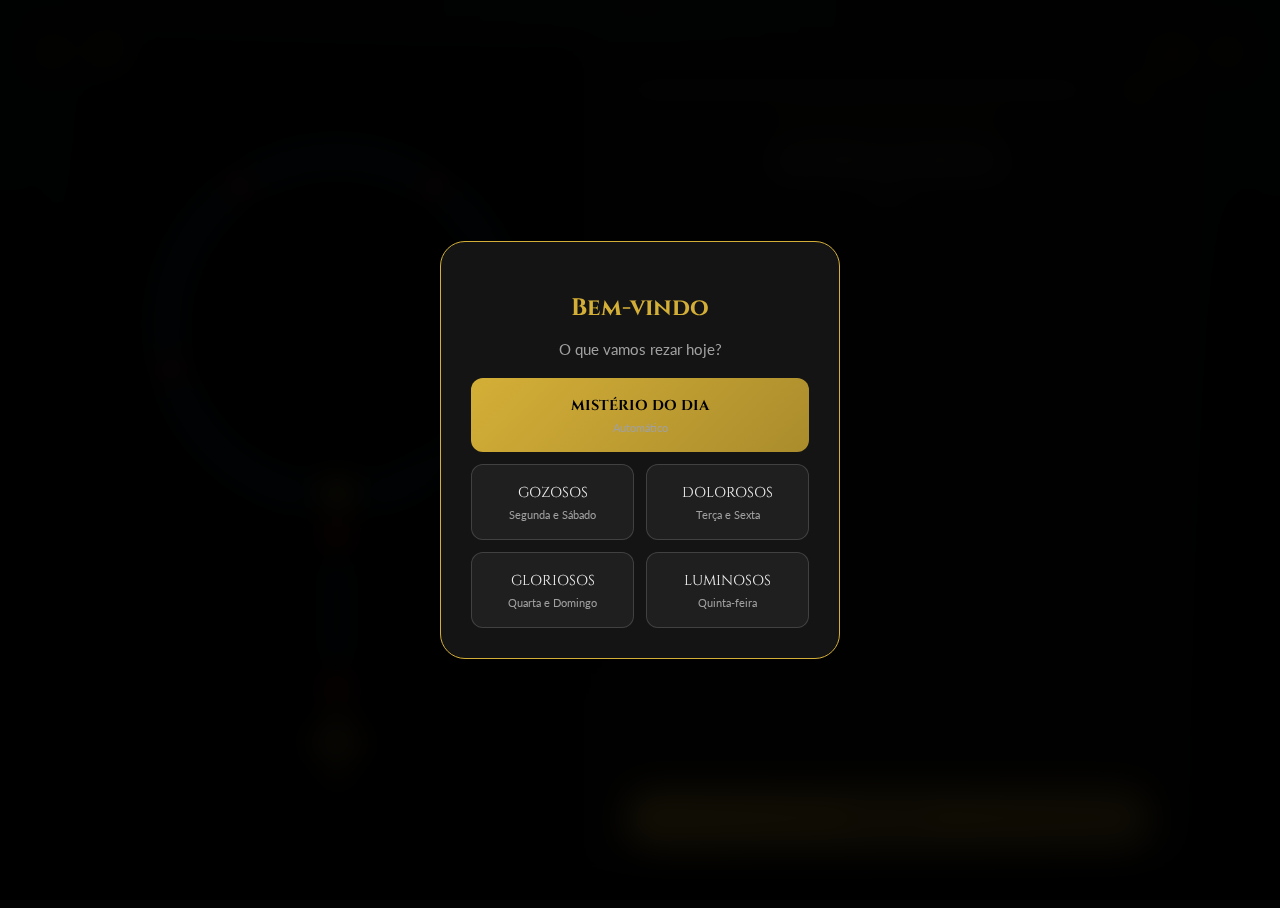
<file: index.html>
<!DOCTYPE html>
<html lang="pt-BR">

<head>
  <meta charset="UTF-8">
  <meta name="viewport"
    content="width=device-width, initial-scale=1.0, maximum-scale=1.0, user-scalable=no, viewport-fit=cover">
  <title>Terço Digital</title>
  <link rel="manifest" href="./manifest.json">
  <link rel="preconnect" href="https://fonts.googleapis.com">
  <link rel="preconnect" href="https://fonts.gstatic.com" crossorigin>
  <link
    href="https://fonts.googleapis.com/css2?family=Cinzel:wght@400;600;800&family=Lato:wght@300;400;700&display=swap"
    rel="stylesheet">

  <style>
    /* ... TODAS AS SUAS VARIÁVEIS E ESTILOS ORIGINAIS CONTINUAM AQUI ... */
    :root {
      --bg-color: #050505;
      --bg-gradient: radial-gradient(circle at center top, #1a1f25 0%, #000000 100%);
      --panel-bg: rgba(20, 20, 20, 0.98);
      --text-main: #f0f0f0;
      --text-gold: #D4AF37;
      --text-muted: #a0a0a0;
      --string-color: #6a5a4a;
      --btn-gradient: linear-gradient(135deg, #D4AF37 0%, #AA8C2C 100%);
      --btn-text: #000;
      --svg-shadow: drop-shadow(0 10px 20px rgba(0, 0, 0, 0.8));
      --border-color: rgba(255, 255, 255, 0.15);
      --icon-color: #D4AF37;
      --focus-ring: 2px solid #D4AF37;
      --safe-top: env(safe-area-inset-top, 20px);
      --safe-bottom: env(safe-area-inset-bottom, 20px);
    }

    body.light-theme {
      --bg-color: #f4f4f0;
      --bg-gradient: radial-gradient(circle at center top, #ffffff 0%, #e6e6e6 100%);
      --panel-bg: rgba(255, 255, 255, 0.98);
      --text-main: #333333;
      --text-gold: #b8860b;
      --text-muted: #555555;
      --string-color: #8c7b6a;
      --btn-gradient: linear-gradient(135deg, #b8860b 0%, #8a6508 100%);
      --btn-text: #fff;
      --svg-shadow: drop-shadow(0 10px 15px rgba(0, 0, 0, 0.2));
      --border-color: rgba(0, 0, 0, 0.1);
      --icon-color: #333;
    }

    * {
      box-sizing: border-box;
    }

    *:focus-visible {
      outline: var(--focus-ring);
      outline-offset: 2px;
    }

    html,
    body {
      height: 100%;
      width: 100%;
      margin: 0;
      padding: 0;
      overflow: hidden;
      position: fixed;
      background: var(--bg-color);
      background-image: var(--bg-gradient);
      color: var(--text-main);
      font-family: 'Lato', sans-serif;
      user-select: none;
      -webkit-user-select: none;
      -webkit-tap-highlight-color: transparent;
      transition: background 0.5s ease, color 0.5s ease;
    }

    .app-container {
      display: flex;
      flex-direction: column;
      height: 100%;
      width: 100%;
      max-width: 600px;
      margin: 0 auto;
      position: relative;
    }

    .top-btn {
      position: absolute;
      top: max(15px, var(--safe-top));
      z-index: 1000;
      background: var(--panel-bg);
      border: 1px solid var(--border-color);
      color: var(--icon-color);
      width: 48px;
      height: 48px;
      border-radius: 14px;
      display: flex;
      align-items: center;
      justify-content: center;
      cursor: pointer;
      backdrop-filter: blur(10px);
      box-shadow: 0 4px 10px rgba(0, 0, 0, 0.1);
      transition: transform 0.2s ease, background 0.2s;
    }

    .top-btn:active {
      transform: scale(0.92);
    }

    .top-btn svg {
      width: 22px;
      height: 22px;
      stroke-width: 2;
      fill: none;
      stroke: currentColor;
      stroke-linecap: round;
      stroke-linejoin: round;
    }

    #about-toggle {
      left: 15px;
    }

    #model-toggle {
      left: 73px;
    }

    #theme-toggle {
      right: 15px;
    }

    #menu-toggle {
      right: 73px;
    }

    .modal-overlay {
      position: fixed;
      top: 0;
      left: 0;
      width: 100%;
      height: 100%;
      background: rgba(0, 0, 0, 0.92);
      backdrop-filter: blur(15px);
      display: none;
      align-items: center;
      justify-content: center;
      z-index: 3000;
      padding: 20px;
    }

    .modal-content {
      background: var(--panel-bg);
      border: 1px solid var(--text-gold);
      border-radius: 25px;
      max-width: 400px;
      width: 100%;
      padding: 30px;
      position: relative;
      text-align: center;
      box-shadow: 0 20px 50px rgba(0, 0, 0, 0.5);
      animation: modalPop 0.3s ease-out;
      max-height: 90vh;
      overflow-y: auto;
    }

    .modal-actions {
      display: flex;
      gap: 15px;
      justify-content: center;
      width: 100%;
      margin-top: 10px;
    }

    .modal-btn {
      padding: 12px 20px;
      border-radius: 50px;
      cursor: pointer;
      font-family: 'Cinzel', serif;
      font-size: 0.9rem;
      font-weight: 600;
      flex: 1;
      transition: transform 0.1s;
    }

    .modal-btn:active {
      transform: scale(0.95);
    }

    .modal-btn.primary {
      background: var(--btn-gradient);
      color: var(--btn-text);
      border: none;
      box-shadow: 0 4px 15px rgba(212, 175, 55, 0.2);
    }

    .modal-btn.secondary {
      background: transparent;
      color: var(--text-muted);
      border: 1px solid var(--border-color);
    }

    .modal-btn.secondary:hover {
      border-color: var(--text-gold);
      color: var(--text-main);
    }

    @keyframes modalPop {
      from {
        transform: scale(0.9);
        opacity: 0;
      }

      to {
        transform: scale(1);
        opacity: 1;
      }
    }

    .modal-close {
      position: absolute;
      top: 15px;
      right: 20px;
      font-size: 28px;
      cursor: pointer;
      color: var(--text-muted);
      line-height: 1;
      width: 44px;
      height: 44px;
      display: flex;
      align-items: center;
      justify-content: center;
    }

    .selection-grid {
      display: grid;
      grid-template-columns: 1fr 1fr;
      gap: 12px;
      margin-top: 20px;
    }

    .full-width {
      grid-column: span 2;
    }

    .select-btn {
      background: rgba(255, 255, 255, 0.05);
      border: 1px solid var(--border-color);
      color: var(--text-main);
      padding: 18px;
      border-radius: 12px;
      cursor: pointer;
      font-family: 'Cinzel', serif;
      font-size: 0.9rem;
      transition: all 0.2s;
      display: flex;
      flex-direction: column;
      align-items: center;
      justify-content: center;
      gap: 6px;
    }

    .select-btn small {
      font-size: 0.7rem;
      color: var(--text-muted);
      font-family: 'Lato', sans-serif;
      font-weight: 400;
    }

    .select-btn:hover {
      background: rgba(212, 175, 55, 0.1);
      border-color: var(--text-gold);
    }

    .select-btn:active {
      transform: scale(0.98);
    }

    .select-btn.primary {
      background: var(--btn-gradient);
      color: var(--btn-text);
      border: none;
      font-weight: bold;
    }

    .models-grid {
      display: flex;
      flex-direction: column;
      gap: 10px;
      margin-top: 20px;
    }

    .model-option {
      display: flex;
      align-items: center;
      gap: 15px;
      padding: 14px;
      border: 1px solid var(--border-color);
      border-radius: 12px;
      cursor: pointer;
      background: rgba(255, 255, 255, 0.03);
      transition: background 0.2s;
    }

    .model-option:hover {
      background: rgba(255, 255, 255, 0.08);
    }

    .model-preview {
      width: 28px;
      height: 28px;
      border-radius: 50%;
      border: 2px solid rgba(255, 255, 255, 0.2);
      box-shadow: 0 2px 5px rgba(0, 0, 0, 0.3);
    }

    .model-name {
      font-family: 'Cinzel', serif;
      font-size: 0.95rem;
      color: var(--text-main);
    }

    .rosary-section {
      flex: 0 0 42%;
      display: flex;
      align-items: center;
      justify-content: center;
      position: relative;
      padding: calc(10px + var(--safe-top)) 10px 0px 10px;
      overflow: hidden;
      transition: flex 0.3s ease;
    }

    .rosary-svg-container {
      width: 100%;
      height: 100%;
      display: flex;
      align-items: center;
      justify-content: center;
      animation: fadeIn 1.5s ease-out;
    }

    svg#rosary-svg {
      width: 100%;
      height: 100%;
      overflow: visible;
      filter: var(--svg-shadow);
      transition: filter 0.5s ease;
    }

    .string-line {
      fill: none;
      stroke: var(--string-color);
      stroke-width: 1.5;
      stroke-linecap: round;
      stroke-linejoin: round;
      transition: stroke 0.5s ease;
    }

    .drag-divider {
      height: 40px;
      width: 100%;
      display: flex;
      align-items: center;
      justify-content: center;
      cursor: row-resize;
      z-index: 50;
      background: transparent;
      margin-top: -20px;
      margin-bottom: -20px;
      position: relative;
      touch-action: none;
    }

    .drag-handle-visual {
      width: 60px;
      height: 5px;
      background-color: var(--text-gold);
      border-radius: 10px;
      box-shadow: 0 0 10px rgba(212, 175, 55, 0.4);
      transition: transform 0.2s, background-color 0.2s;
      pointer-events: none;
    }

    .drag-divider:active .drag-handle-visual {
      transform: scale(1.2);
      background-color: #fff;
    }

    .text-section {
      flex: 1;
      min-height: 20%;
      display: flex;
      flex-direction: column;
      background-color: var(--panel-bg);
      backdrop-filter: blur(20px);
      -webkit-backdrop-filter: blur(20px);
      border-radius: 25px 25px 0 0;
      padding: 25px 25px 120px 25px;
      box-shadow: 0 -10px 50px rgba(0, 0, 0, 0.3);
      z-index: 20;
      overflow: hidden;
      border-top: 1px solid var(--border-color);
      position: relative;
      cursor: pointer;
    }

    .text-section:active {
      background-color: rgba(30, 30, 30, 0.95);
    }

    body.light-theme .text-section:active {
      background-color: rgba(245, 245, 245, 0.95);
    }

    .text-section::after {
      content: '';
      position: absolute;
      bottom: calc(110px + var(--safe-bottom));
      left: 0;
      right: 0;
      height: 40px;
      background: linear-gradient(to bottom, transparent, var(--panel-bg));
      pointer-events: none;
      z-index: 25;
    }

    .progress-area {
      display: flex;
      align-items: center;
      justify-content: space-between;
      margin-bottom: 12px;
      gap: 15px;
      flex-shrink: 0;
    }

    .progress-bar-container {
      flex: 1;
      height: 6px;
      background: var(--border-color);
      border-radius: 3px;
      overflow: hidden;
    }

    .progress-fill {
      height: 100%;
      background: var(--text-gold);
      width: 0%;
      transition: width 0.5s ease;
    }

    .progress-text {
      font-family: 'Cinzel', serif;
      font-size: 0.85rem;
      color: var(--text-gold);
      font-weight: 700;
      min-width: 45px;
      text-align: right;
    }

    .header-info {
      text-align: center;
      flex-shrink: 0;
      margin-bottom: 12px;
    }

    .date-badge {
      font-family: 'Cinzel', serif;
      font-size: 0.8rem;
      font-weight: 600;
      text-transform: uppercase;
      letter-spacing: 2px;
      color: var(--text-gold);
      margin-bottom: 6px;
      display: inline-block;
      border-bottom: 1px solid var(--border-color);
      padding-bottom: 4px;
    }

    .mystery-title {
      font-family: 'Cinzel', serif;
      font-size: 1.2rem;
      font-weight: 700;
      color: var(--text-main);
      margin: 6px 0;
      line-height: 1.3;
    }

    .bead-label {
      font-size: 0.9rem;
      color: var(--text-muted);
      margin-top: 4px;
      font-weight: 400;
    }

    .prayer-content {
      flex-grow: 1;
      overflow-y: auto;
      min-height: 0;
      padding-right: 8px;
      scrollbar-width: thin;
      scrollbar-color: var(--text-muted) transparent;
      scroll-behavior: smooth;
      padding-bottom: 20px;
    }

    .prayer-content::-webkit-scrollbar {
      width: 6px;
    }

    .prayer-content::-webkit-scrollbar-track {
      background: transparent;
    }

    .prayer-content::-webkit-scrollbar-thumb {
      background-color: var(--border-color);
      border-radius: 10px;
    }

    .prayer-text {
      font-size: 1.2rem;
      line-height: 1.7;
      white-space: pre-wrap;
      color: var(--text-main);
      font-weight: 400;
      user-select: text;
    }

    .text-fade-in {
      animation: fadeInText 0.4s ease-out forwards;
    }

    @keyframes fadeInText {
      from {
        opacity: 0;
        transform: translateY(8px);
      }

      to {
        opacity: 1;
        transform: translateY(0);
      }
    }

    .controls-area {
      position: absolute;
      bottom: 0;
      left: 0;
      width: 100%;
      background: var(--panel-bg);
      padding: 20px 25px calc(45px + env(safe-area-inset-bottom, 0px)) 25px;
      border-top: 1px solid var(--border-color);
      z-index: 30;
      -webkit-transform: translate3d(0, 0, 0);
      pointer-events: none;
    }

    .btn-group {
      display: flex;
      gap: 15px;
      width: 100%;
      pointer-events: auto;
    }

    button.action-btn {
      width: 100%;
      background: var(--btn-gradient);
      color: var(--btn-text);
      border: none;
      padding: 18px;
      font-family: 'Cinzel', serif;
      font-size: 1rem;
      font-weight: 800;
      border-radius: 50px;
      cursor: pointer;
      box-shadow: 0 5px 20px rgba(212, 175, 55, 0.3);
      transition: transform 0.1s, box-shadow 0.2s;
      outline: none;
      text-transform: uppercase;
      letter-spacing: 1.5px;
      -webkit-tap-highlight-color: transparent;
    }

    button.action-btn:active {
      transform: scale(0.96);
      box-shadow: 0 2px 10px rgba(212, 175, 55, 0.2);
    }

    button.action-btn:focus-visible {
      outline: 3px solid #fff;
      outline-offset: -2px;
    }

    #btn-prev {
      flex: 1;
      background: transparent;
      color: var(--text-muted);
      border: 1px solid var(--border-color);
      box-shadow: none;
      display: none;
      font-size: 0.9rem;
      font-weight: 600;
    }

    #btn-prev:hover {
      border-color: var(--text-gold);
      color: var(--text-main);
    }

    #btn-next {
      flex: 2.5;
    }

    .bead,
    .cross,
    .medal-base {
      cursor: pointer;
      transform-box: fill-box;
      transform-origin: center;
      transition: all 0.5s ease;
    }

    .bead.small {
      fill: url(#grad-bead-small);
    }

    .bead.large {
      fill: url(#grad-bead-large);
    }

    .cross,
    .medal-base {
      fill: url(#grad-metal);
    }

    .bead.done,
    .cross.done,
    .medal-base.done {
      filter: brightness(0.5) saturate(0.8);
      transform: scale(0.9);
    }

    .bead.active,
    .cross.active,
    .medal-base.active {
      fill: url(#grad-active) !important;
      animation: goldenPulse 2.5s infinite ease-in-out;
      z-index: 100;
      filter: brightness(1.1);
    }

    .bead.large {
      r: 10;
    }

    .bead.small {
      r: 6.5;
    }

    @keyframes goldenPulse {

      0%,
      100% {
        transform: scale(1);
        filter: drop-shadow(0 0 30px var(--text-gold));
      }

      50% {
        transform: scale(1.25);
        filter: drop-shadow(0 0 30px var(--text-gold)) brightness(1.3);
      }
    }

    @keyframes fadeIn {
      from {
        opacity: 0;
        transform: translateY(20px);
      }

      to {
        opacity: 1;
        transform: translateY(0);
      }
    }

    @media (min-width: 768px) {
      body {
        position: relative;
        padding: 40px;
        overflow: auto;
      }

      .app-container {
        flex-direction: row;
        height: 92vh;
        border-radius: 30px;
        overflow: hidden;
        box-shadow: 0 30px 60px rgba(0, 0, 0, 0.3);
        background: var(--bg-color);
        border: 1px solid var(--border-color);
        max-width: 1100px;
      }

      .rosary-section {
        flex: 0 0 45%;
        min-height: auto;
        max-height: 100%;
        min-width: 20%;
        max-width: 80%;
        padding: 0;
        align-items: center;
        justify-content: center;
      }

      .rosary-svg-container {
        height: 95%;
        width: 95%;
      }

      .text-section {
        flex: 1;
        border-radius: 0;
        border-left: 1px solid var(--border-color);
        border-top: none;
        padding: 40px 40px 100px 40px;
        cursor: default;
      }

      .text-section::after {
        bottom: 100px;
      }

      .controls-area {
        padding: 20px 40px 20px 40px;
      }

      .text-section:active {
        background-color: var(--panel-bg);
      }

      .drag-divider {
        width: 30px;
        height: 100%;
        cursor: col-resize;
        margin: 0 -15px;
        flex-direction: column;
      }

      .drag-handle-visual {
        width: 5px;
        height: 60px;
      }

      .top-btn {
        top: 30px;
        width: 44px;
        height: 44px;
      }

      #theme-toggle {
        right: 30px;
      }

      #menu-toggle {
        right: 85px;
      }

      #model-toggle {
        left: 85px;
      }

      #about-toggle {
        left: 30px;
      }
    }

    /* --- NOVO: Estilo para Toast Notification --- */
    .toast-notification {
      visibility: hidden;
      min-width: 250px;
      background-color: var(--panel-bg);
      color: var(--text-main);
      text-align: center;
      border-radius: 25px;
      padding: 16px;
      position: fixed;
      z-index: 4000;
      left: 50%;
      bottom: 30px;
      transform: translateX(-50%);
      font-size: 0.95rem;
      border: 1px solid var(--text-gold);
      box-shadow: 0 10px 30px rgba(0, 0, 0, 0.5);
      font-family: 'Lato', sans-serif;
      opacity: 0;
      transition: opacity 0.3s, bottom 0.3s, visibility 0.3s;
    }

    .toast-notification.show {
      visibility: visible;
      opacity: 1;
      bottom: 50px;
    }
  </style>
</head>

<body>

  <button id="about-toggle" class="top-btn" aria-label="Sobre o Aplicativo"><svg viewBox="0 0 24 24">
      <circle cx="12" cy="12" r="10"></circle>
      <line x1="12" y1="16" x2="12" y2="12"></line>
      <line x1="12" y1="8" x2="12.01" y2="8"></line>
    </svg></button>
  <button id="model-toggle" class="top-btn" aria-label="Personalizar Aparência"><svg viewBox="0 0 24 24">
      <path
        d="M12 2C6.48 2 2 6.48 2 12s4.48 10 10 10c.88 0 1.65-.24 2.32-.67a3 3 0 0 0 .68-4.13 1 1 0 0 1-.22-.58 1 1 0 0 1 1-1h1.72a4.5 4.5 0 0 0 4.5-4.5V11c0-5-4.03-9-9-9zM7.5 10a1.5 1.5 0 1 1 0-3 1.5 1.5 0 0 1 0 3zm4 0a1.5 1.5 0 1 1 0-3 1.5 1.5 0 0 1 0 3zm4 0a1.5 1.5 0 1 1 0-3 1.5 1.5 0 0 1 0 3z">
      </path>
    </svg></button>
  <button id="menu-toggle" class="top-btn" aria-label="Menu de Mistérios"><svg viewBox="0 0 24 24">
      <path d="M3 9l9-7 9 7v11a2 2 0 0 1-2 2H5a2 2 0 0 1-2-2z"></path>
      <polyline points="9 22 9 12 15 12 15 22"></polyline>
    </svg></button>
  <button id="theme-toggle" class="top-btn" aria-label="Alternar Tema Claro/Escuro"><svg id="theme-icon"
      viewBox="0 0 24 24">
      <circle cx="12" cy="12" r="5"></circle>
      <line x1="12" y1="1" x2="12" y2="3"></line>
      <line x1="12" y1="21" x2="12" y2="23"></line>
      <line x1="4.22" y1="4.22" x2="5.64" y2="5.64"></line>
      <line x1="18.36" y1="18.36" x2="19.78" y2="19.78"></line>
      <line x1="1" y1="12" x2="3" y2="12"></line>
      <line x1="21" y1="12" x2="23" y2="12"></line>
      <line x1="4.22" y1="19.78" x2="5.64" y2="18.36"></line>
      <line x1="18.36" y1="5.64" x2="19.78" y2="4.22"></line>
    </svg></button>

  <div id="modal-models" class="modal-overlay" role="dialog" aria-modal="true" aria-labelledby="title-models">
    <div class="modal-content">
      <span id="model-close" class="modal-close" aria-label="Fechar" tabindex="0">&times;</span>
      <h2 id="title-models" style="font-family: 'Cinzel'; color: var(--text-gold); margin-bottom: 5px;">Estilo do Terço
      </h2>
      <p style="color: var(--text-muted); font-size: 0.95rem;">Escolha a cor das contas</p>
      <div class="models-grid">
        <div class="model-option" onclick="RosaryApp.changeModel('classico')" role="button" tabindex="0">
          <div class="model-preview" style="background: linear-gradient(135deg, #00c6ff, #002244)"></div><span
            class="model-name">Clássico (Azul)</span>
        </div>
        <div class="model-option" onclick="RosaryApp.changeModel('perola')" role="button" tabindex="0">
          <div class="model-preview" style="background: linear-gradient(135deg, #fcfcfc, #b0b0b0)"></div><span
            class="model-name">Pérola Mariana</span>
        </div>
        <div class="model-option" onclick="RosaryApp.changeModel('madeira')" role="button" tabindex="0">
          <div class="model-preview" style="background: linear-gradient(135deg, #deb887, #8b4513)"></div><span
            class="model-name">Madeira Rústica</span>
        </div>
        <div class="model-option" onclick="RosaryApp.changeModel('rosa')" role="button" tabindex="0">
          <div class="model-preview" style="background: linear-gradient(135deg, #ffb6c1, #ff69b4)"></div><span
            class="model-name">Rosa Místico</span>
        </div>
        <div class="model-option" onclick="RosaryApp.changeModel('noturno')" role="button" tabindex="0">
          <div class="model-preview" style="background: linear-gradient(135deg, #7f8c8d, #2c3e50)"></div><span
            class="model-name">Noturno</span>
        </div>
      </div>
    </div>
  </div>

  <div id="modal-selection" class="modal-overlay" style="display: flex;" role="dialog" aria-modal="true"
    aria-labelledby="title-selection">
    <div class="modal-content">
      <h2 id="title-selection" style="font-family: 'Cinzel'; color: var(--text-gold); margin-bottom: 5px;">Bem-vindo
      </h2>
      <p style="color: var(--text-muted); font-size: 0.95rem;">O que vamos rezar hoje?</p>
      <div class="selection-grid">
        <button id="btn-resume" class="select-btn primary full-width" style="display: none;"
          onclick="RosaryApp.resumeProgress()">CONTINUAR DE ONDE PAROU<small>Retomar Oração</small></button>
        <button class="select-btn primary full-width" onclick="RosaryApp.startWith('auto')">MISTÉRIO DO
          DIA<small>Automático</small></button>
        <button class="select-btn" onclick="RosaryApp.startWith('gozosos')">GOZOSOS<small>Segunda e
            Sábado</small></button>
        <button class="select-btn" onclick="RosaryApp.startWith('dolorosos')">DOLOROSOS<small>Terça e
            Sexta</small></button>
        <button class="select-btn" onclick="RosaryApp.startWith('gloriosos')">GLORIOSOS<small>Quarta e
            Domingo</small></button>
        <button class="select-btn"
          onclick="RosaryApp.startWith('luminosos')">LUMINOSOS<small>Quinta-feira</small></button>
      </div>
    </div>
  </div>

  <div id="modal-about" class="modal-overlay" role="dialog" aria-modal="true" aria-labelledby="title-about">
    <div class="modal-content">
      <span id="about-close" class="modal-close" aria-label="Fechar" tabindex="0">&times;</span>
      <h2 id="title-about" style="font-family: 'Cinzel'; color: var(--text-gold); margin-bottom: 15px;">Sobre o
        Aplicativo</h2>
      <p style="font-size: 1rem; line-height: 1.6; color: var(--text-main);">O Terço Digital une a beleza da tradição
        católica com a facilidade da tecnologia moderna para guiar sua fé diária.</p>
      <div
        style="margin-top: 25px; padding: 20px; background: rgba(212, 175, 55, 0.1); border-radius: 15px; border: 1px dashed var(--text-gold);">
        <h3 style="font-family: 'Cinzel'; font-size: 1rem; margin-bottom: 10px;">Apoie o Projeto</h3>
        <p style="font-size: 0.9rem; margin-bottom: 15px;">Sua doação ajuda a manter este app gratuito.</p>
        <code id="pix-key"
          style="display: block; background: #000; padding: 12px; border-radius: 8px; color: var(--text-gold); font-size: 0.9rem; margin-bottom: 15px; letter-spacing: 1px; user-select: text;">danielson150@gmail.com</code>
        <button onclick="copyPix()"
          style="padding: 12px 24px; background: var(--text-gold); color: #000; font-weight: bold; border: none; cursor: pointer; border-radius: 8px; width: auto; font-size: 0.9rem;">Copiar
          Chave PIX</button>
      </div>
      <p style="font-size: 0.8rem; color: var(--text-muted); margin-top: 20px;">Versão 2.8 | Desenvolvido com Fé</p>
    </div>
  </div>

  <div id="modal-restart" class="modal-overlay" role="dialog" aria-modal="true" aria-labelledby="title-restart">
    <div class="modal-content" style="max-width: 320px;">
      <h2 id="title-restart" style="font-family: 'Cinzel'; color: var(--text-gold); margin-bottom: 10px;">Terço
        Concluído</h2>
      <p style="color: var(--text-main); margin-bottom: 25px;">O que você deseja fazer agora?</p>

      <div class="modal-actions" style="flex-direction: column; gap: 12px;">
        <button id="btn-finish-home" class="modal-btn primary" style="width: 100%;">Tela Inicial</button>
        <button id="btn-finish-restart" class="modal-btn secondary" style="width: 100%;">Reiniciar Terço</button>
        <button id="btn-finish-cancel" class="modal-btn secondary"
          style="width: 100%; border: none; background: transparent; color: var(--text-muted);">Cancelar</button>
      </div>
    </div>
  </div>

  <div id="toast-message" class="toast-notification">Chave PIX copiada com sucesso!</div>

  <div class="app-container" id="app-container">
    <section class="rosary-section" id="rosary-pane" aria-hidden="true">
      <div class="rosary-svg-container">
        <svg id="rosary-svg" viewBox="-30 -30 360 620" preserveAspectRatio="xMidYMid meet">
          <defs>
            <radialGradient id="grad-bead-small" cx="30%" cy="30%" r="80%" fx="30%" fy="30%">
              <stop id="stop-small-1" offset="0%" stop-color="#00c6ff" />
              <stop id="stop-small-2" offset="100%" stop-color="#002244" />
            </radialGradient>
            <radialGradient id="grad-bead-large" cx="30%" cy="30%" r="80%" fx="30%" fy="30%">
              <stop id="stop-large-1" offset="0%" stop-color="#ff4b1f" />
              <stop id="stop-large-2" offset="100%" stop-color="#660000" />
            </radialGradient>
            <linearGradient id="grad-metal" x1="0%" y1="0%" x2="100%" y2="100%">
              <stop offset="0%" stop-color="#cbb35a" />
              <stop offset="100%" stop-color="#745c1b" />
            </linearGradient>
            <radialGradient id="grad-active" cx="30%" cy="30%" r="70%" fx="30%" fy="30%">
              <stop offset="0%" stop-color="#fffde7" />
              <stop offset="100%" stop-color="#b8860b" />
            </radialGradient>
          </defs>
          <path id="rosary-string" class="string-line" d="" />
        </svg>
      </div>
    </section>

    <div class="drag-divider" id="drag-bar" role="separator" aria-label="Ajustar tamanho da tela">
      <div class="drag-handle-visual"></div>
    </div>

    <section class="text-section" id="text-pane">
      <div class="progress-area" role="progressbar" aria-valuenow="0" aria-valuemin="0" aria-valuemax="100">
        <div class="progress-bar-container">
          <div id="progress-fill" class="progress-fill"></div>
        </div>
        <span id="progress-text" class="progress-text">0%</span>
      </div>
      <div class="header-info">
        <div id="date-display" class="date-badge">...</div>
        <h2 id="mystery-display" class="mystery-title">Carregando...</h2>
        <div id="label-display" class="bead-label">Início</div>
      </div>

      <div id="prayer-scroll-area" class="prayer-content">
        <div id="text-display" class="prayer-text" role="region" aria-live="polite"></div>
      </div>

      <div class="controls-area">
        <div class="btn-group">
          <button id="btn-prev" class="action-btn" aria-label="Voltar Oração">Voltar</button>
          <button id="btn-next" class="action-btn" aria-label="Avançar Oração">Iniciar</button>
        </div>
      </div>
    </section>
  </div>

  <script>
    const RosaryApp = (() => {
      'use strict';

      // Dicionário de orações e mistérios mantido intacto para brevidade...
      const PRAYERS = {
        sinalCruz: "Pelo sinal da Santa Cruz, livrai-nos, Deus, nosso Senhor, dos nossos inimigos. Em nome do Pai, do Filho e do Espírito Santo. Amém.",
        oferecimento: "Oferecimento: Divino Jesus, nós Vos oferecemos este terço que vamos rezar, meditando nos mistérios da Vossa Redenção. Concedei-nos as virtudes necessárias.",
        credo: "Creio em Deus Pai Todo-Poderoso, Criador do céu e da terra; e em Jesus Cristo, seu único Filho, nosso Senhor; que foi concebido pelo poder do Espírito Santo; nasceu da Virgem Maria, padeceu sob Pôncio Pilatos, foi crucificado, morto e sepultado; desceu à mansão dos mortos; ressuscitou ao terceiro dia; subiu aos céus, está sentado à direita de Deus Pai Todo-Poderoso, de onde há de vir a julgar os vivos e os mortos. Creio no Espírito Santo, na Santa Igreja Católica, na comunhão dos santos, na remissão dos pecados, na ressurreição da carne, na vida eterna. Amém.",
        paiNosso: "Pai Nosso que estais nos Céus, santificado seja o vosso Nome, venha a nós o vosso Reino, seja feita a vossa vontade assim na terra como no Céu. O pão nosso de cada dia nos dai hoje, perdoai-nos as nossas ofensas assim como nós perdoamos a quem nos tem ofendido, e não nos deixeis cair em tentação, mas livrai-nos do Mal. Amém.",
        aveMaria: "Ave Maria, cheia de graça, o Senhor é convosco, bendita sois vós entre as mulheres, e bendito é o fruto do vosso ventre, Jesus. Santa Maria, Mãe de Deus, rogai por nós, pecadores, agora e na hora da nossa morte. Amém.",
        gloria: "Glória ao Pai e ao Filho e ao Espírito Santo. Como era no princípio, agora e sempre. Amém. \n\nJaculatória: Ó meu Jesus, perdoai-nos, livrai-nos do fogo do inferno, levai as almas todas para o céu e socorrei principalmente as que mais precisarem.",
        gracas: "Infinitas graças vos damos, Soberana Rainha, pelos benefícios que todos os dias recebemos de vossas mãos liberais. Dignai-vos agora e para sempre tomar-nos debaixo de vosso poderoso amparo e para mais vos obrigar, vos saudamos com uma Salve Rainha...",
        salveRainha: "Salve, Rainha, Mãe de misericórdia, vida, doçura e esperança nossa, salve! A vós bradamos, os degredados filhos de Eva; a vós suspiramos, gemendo e chorando neste vale de lágrimas. Eia, pois, advogada nossa, esses vossos olhos misericordiosos a nós volvei; e depois deste desterro mostrai-nos Jesus, bendito fruto do vosso ventre, ó clemente, ó piedosa, ó doce sempre Virgem Maria. V. Rogai por nós, Santa Mãe de Deus. R. Para que sejamos dignos das promessas de Cristo. Amém."
      };

      const MYSTERIES_DB = {
        gozosos: {
          name: "Mistérios Gozosos",
          decades: [
            { t: "1º Mistério: A Anunciação", d: "No primeiro mistério contemplamos a Anunciação do Arcanjo Gabriel à Nossa Senhora.\n\nDisse-lhe o anjo: 'Ave, cheia de graça, o Senhor é contigo'. E Maria respondeu: 'Eis aqui a serva do Senhor, faça-se em mim segundo a tua palavra'." },
            { t: "2º Mistério: A Visitação", d: "No segundo mistério contemplamos a Visitação de Nossa Senhora a sua prima Santa Isabel.\n\nMaria foi apressadamente às montanhas. Entrou em casa de Zacarias e saudou Isabel, que ficou cheia do Espírito Santo e exclamou: 'Bendita és tu entre as mulheres'." },
            { t: "3º Mistério: O Nascimento", d: "No terceiro mistério contemplamos o Nascimento de Jesus em Belém.\n\nE deu à luz seu filho primogênito, e envolveu-o em panos, e deitou-o numa manjedoura, porque não havia lugar para eles na estalagem." },
            { t: "4º Mistério: A Apresentação", d: "No quarto mistério contemplamos a Apresentação do Menino Jesus no Templo.\n\nLevaram o menino a Jerusalém para o apresentarem ao Senhor, como está escrito na Lei. Simeão tomou-o nos braços e louvou a Deus." },
            { t: "5º Mistério: O Encontro", d: "No quinto mistério contemplamos o Encontro de Jesus no Templo.\n\nApós três dias de procura, encontraram-no no templo, sentado no meio dos doutores, ouvindo-os e interrogando-os." }
          ]
        },
        dolorosos: {
          name: "Mistérios Dolorosos",
          decades: [
            { t: "1º Mistério: A Agonia", d: "No primeiro mistério contemplamos a Agonia de Jesus no Horto das Oliveiras.\n\nJesus orou: 'Pai, se é do teu agrado, afasta de mim este cálice; contudo, não se faça a minha vontade, mas a tua'. E seu suor tornou-se como gotas de sangue." },
            { t: "2º Mistério: A Flagelação", d: "No segundo mistério contemplamos a Flagelação de Nosso Senhor Jesus Cristo.\n\nPilatos, querendo satisfazer a multidão, soltou-lhes Barrabás; e, depois de mandar flagelar Jesus, entregou-o para ser crucificado." },
            { t: "3º Mistério: A Coroação", d: "No terceiro mistério contemplamos a Coroação de Espinhos.\n\nOs soldados teceram uma coroa de espinhos, puseram-na sobre a sua cabeça e vestiram-no com um manto de púrpura, zombando dele: 'Salve, Rei dos Judeus!'." },
            { t: "4º Mistério: O Caminho", d: "No quarto mistério contemplamos Jesus a caminho do Calvário carregando a Cruz.\n\nE ele, carregando a sua própria cruz, saiu para o lugar chamado Calvário, onde o crucificaram." },
            { t: "5º Mistério: A Crucificação", d: "No quinto mistério contemplamos a Crucificação e Morte de Jesus.\n\nJesus disse: 'Pai, nas tuas mãos entrego o meu espírito'. E, havendo dito isto, expirou." }
          ]
        },
        gloriosos: {
          name: "Mistérios Gloriosos",
          decades: [
            { t: "1º Mistério: A Ressurreição", d: "No primeiro mistério contemplamos a Ressurreição de Jesus Cristo.\n\nO anjo disse às mulheres: 'Não tenhais medo. Sei que buscais Jesus, o crucificado. Ele não está aqui; ressuscitou, como havia dito'." },
            { t: "2º Mistério: A Ascensão", d: "No segundo mistério contemplamos a Ascensão de Jesus ao Céu.\n\nEnquanto os abençoava, afastou-se deles e foi elevado ao céu. E eles o adoraram e voltaram para Jerusalém com grande alegria." },
            { t: "3º Mistério: Pentecostes", d: "No terceiro mistério contemplamos a Vinda do Espírito Santo sobre os Apóstolos.\n\nFicaram todos cheios do Espírito Santo e começaram a falar em outras línguas, conforme o Espírito lhes concedia que falassem." },
            { t: "4º Mistério: A Assunção", d: "No quarto mistério contemplamos a Assunção de Nossa Senhora ao Céu.\n\nFez-se em mim grandes coisas o Todo-Poderoso. Maria é elevada ao céu em corpo e alma, como primícia da glória a que todos somos chamados." },
            { t: "5º Mistério: A Coroação", d: "No quinto mistério contemplamos a Coroação de Maria como Rainha do Céu e da Terra.\n\nApareceu no céu um grande sinal: uma mulher vestida de sol, com a lua debaixo dos pés e uma coroa de doze estrelas na cabeça." }
          ]
        },
        luminosos: {
          name: "Mistérios Luminosos",
          decades: [
            { t: "1º Mistério: O Batismo", d: "No primeiro mistério contemplamos o Batismo de Jesus no Rio Jordão.\n\nAssim que Jesus foi batizado, o céu se abriu, e viu o Espírito de Deus descer como pomba. E uma voz do céu disse: 'Este é o meu Filho amado'." },
            { t: "2º Mistério: Bodas de Caná", d: "No segundo mistério contemplamos a Auto-revelação de Jesus nas Bodas de Caná.\n\nSua mãe disse aos serventes: 'Fazei tudo o que ele vos disser'. Jesus transformou a água em vinho, manifestando a sua glória e seus discípulos creram nele." },
            { t: "3º Mistério: O Reino", d: "No terceiro mistério contemplamos o Anúncio do Reino de Deus e o convite à conversão.\n\nJesus pregava: 'O tempo completou-se e o Reino de Deus está próximo. Arrependei-vos e crede no Evangelho'." },
            { t: "4º Mistério: A Transfiguração", d: "No quarto mistério contemplamos a Transfiguração de Jesus no Monte Tabor.\n\nSeu rosto brilhou como o sol e suas vestes tornaram-se brancas como a luz. Da nuvem saiu uma voz: 'Este é o meu Filho amado, ouvi-o'." },
            { t: "5º Mistério: A Eucaristia", d: "No quinto mistério contemplamos a Instituição da Eucaristia.\n\nJesus tomou o pão e disse: 'Tomai e comei, isto é o meu corpo'. E o cálice: 'Bebei dele todos, pois isto é o meu sangue da nova aliança'." }
          ]
        }
      };

      const MODELS = {
        classico: { s: ['#00c6ff', '#002244'], l: ['#ff4b1f', '#660000'] },
        perola: { s: ['#fcfcfc', '#b0b0b0'], l: ['#e6c200', '#b8860b'] },
        madeira: { s: ['#deb887', '#8b4513'], l: ['#a0522d', '#5c4033'] },
        rosa: { s: ['#ffb6c1', '#ff69b4'], l: ['#ff1493', '#8b0000'] },
        noturno: { s: ['#7f8c8d', '#2c3e50'], l: ['#95a5a6', '#000000'] }
      };

      // NOVO: Adicionado currentMysteryType para controle de progresso
      let currentStep = -1, currentMysteryType = 'auto', rosaryStructure = [], beadElementsList = [], stepToElementMap = [], els = {};
      let wakeLock = null; // NOVO: Controle de tela

      const moonIcon = `<path d="M21 12.79A9 9 0 1 1 11.21 3 7 7 0 0 0 21 12.79z"></path>`;
      const sunIcon = `<circle cx="12" cy="12" r="5"></circle><line x1="12" y1="1" x2="12" y2="3"></line><line x1="12" y1="21" x2="12" y2="23"></line><line x1="4.22" y1="4.22" x2="5.64" y2="5.64"></line><line x1="18.36" y1="18.36" x2="19.78" y2="19.78"></line><line x1="1" y1="12" x2="3" y2="12"></line><line x1="21" y1="12" x2="23" y2="12"></line><line x1="4.22" y1="19.78" x2="5.64" y2="18.36"></line><line x1="18.36" y1="5.64" x2="19.78" y2="4.22"></line>`;

      function init() {
        els = {
          container: document.querySelector('.app-container'),
          rosaryPane: document.getElementById('rosary-pane'),
          dragBar: document.getElementById('drag-bar'),
          svg: document.getElementById('rosary-svg'),
          path: document.getElementById('rosary-string'),
          date: document.getElementById('date-display'),
          mystery: document.getElementById('mystery-display'),
          label: document.getElementById('label-display'),
          text: document.getElementById('text-display'),
          scroll: document.getElementById('prayer-scroll-area'),
          progress: document.getElementById('progress-fill'),
          progressText: document.getElementById('progress-text'),
          btnNext: document.getElementById('btn-next'),
          btnPrev: document.getElementById('btn-prev'),
          themeBtn: document.getElementById('theme-toggle'),
          themeIcon: document.getElementById('theme-icon'),
          menuBtn: document.getElementById('menu-toggle'),
          modelBtn: document.getElementById('model-toggle'),
          modalAbout: document.getElementById('modal-about'),
          modalSelection: document.getElementById('modal-selection'),
          modalModels: document.getElementById('modal-models'),
          modalRestart: document.getElementById('modal-restart'),
          textPane: document.getElementById('text-pane'),
          stopS1: document.getElementById('stop-small-1'),
          stopS2: document.getElementById('stop-small-2'),
          stopL1: document.getElementById('stop-large-1'),
          stopL2: document.getElementById('stop-large-2'),
          btnResume: document.getElementById('btn-resume') // Botão de retomar
        };

        setupTheme(); setupDraggable(); setupModals();
        drawRosaryGeometry();
        setupEvents();
        setupKeyboard();

        // NOVO: Verifica se há progresso salvo no localStorage
        checkSavedProgress();

        // NOVO: Solicita WakeLock se suportado
        requestWakeLock();
        document.addEventListener('visibilitychange', () => {
          if (document.visibilityState === 'visible') requestWakeLock();
        });
      }

      // NOVO: Screen Wake Lock API
      async function requestWakeLock() {
        try {
          if ('wakeLock' in navigator) wakeLock = await navigator.wakeLock.request('screen');
        } catch (err) { console.log('Wake Lock Error:', err); }
      }

      // NOVO: Lógica de Persistência (LocalStorage)
      function checkSavedProgress() {
        const saved = localStorage.getItem('tercoProgress');
        if (saved) {
          const data = JSON.parse(saved);
          els.btnResume.style.display = 'flex'; // Mostra botão de retomar
          // Carrega em background mas espera o usuário clicar
          loadMystery(data.type || 'auto');
        } else {
          loadMystery('auto');
        }
      }

      function saveProgress() {
        if (currentStep >= 0 && currentStep < rosaryStructure.length - 1) {
          localStorage.setItem('tercoProgress', JSON.stringify({ step: currentStep, type: currentMysteryType }));
        } else {
          localStorage.removeItem('tercoProgress'); // Limpa ao finalizar
        }
      }

      function resumeProgress() {
        const saved = localStorage.getItem('tercoProgress');
        if (saved) {
          const data = JSON.parse(saved);
          currentMysteryType = data.type;
          loadMystery(data.type);
          currentStep = data.step;
          els.modalSelection.style.display = 'none';
          updateUI();
        }
      }

      function vibrate() { if (navigator.vibrate) navigator.vibrate(12); }

      function startWith(type) {
        currentMysteryType = type;
        loadMystery(type);
        els.modalSelection.style.display = 'none';
        restartRosary();
      }

      function changeModel(modelKey) {
        const m = MODELS[modelKey];
        if (m) {
          els.stopS1.setAttribute('stop-color', m.s[0]);
          els.stopS2.setAttribute('stop-color', m.s[1]);
          els.stopL1.setAttribute('stop-color', m.l[0]);
          els.stopL2.setAttribute('stop-color', m.l[1]);
          els.modalModels.style.display = 'none';
          localStorage.setItem('tercoModel', modelKey); // Salva modelo escolhido
        }
      }

      function loadMystery(type) {
        let mysteryData;
        if (type === 'auto') {
          const d = new Date().getDay();
          const map = [MYSTERIES_DB.gloriosos, MYSTERIES_DB.gozosos, MYSTERIES_DB.dolorosos, MYSTERIES_DB.gloriosos, MYSTERIES_DB.luminosos, MYSTERIES_DB.dolorosos, MYSTERIES_DB.gozosos];
          mysteryData = map[d];
        } else if (MYSTERIES_DB[type]) {
          mysteryData = MYSTERIES_DB[type];
        } else { return; }

        els.date.innerText = new Date().toLocaleDateString('pt-BR', { weekday: 'long', day: 'numeric', month: 'long' });
        els.mystery.innerText = mysteryData.name;

        buildStructure(mysteryData);
        if (beadElementsList.length > 0) mapLogicToPhysics();
      }

      function buildStructure(mysteryData) {
        rosaryStructure = [{ label: "Sinal da Cruz", text: PRAYERS.sinalCruz }, { label: "Oferecimento", text: PRAYERS.oferecimento }, { label: "Credo", text: PRAYERS.credo }, { label: "Pai Nosso", text: PRAYERS.paiNosso }, { label: "Ave Maria (Fé)", text: PRAYERS.aveMaria }, { label: "Ave Maria (Esperança)", text: PRAYERS.aveMaria }, { label: "Ave Maria (Caridade)", text: PRAYERS.aveMaria }];

        mysteryData.decades.forEach((m, index) => {
          rosaryStructure.push({ label: m.t, text: m.d, isShared: true }, { label: "Pai Nosso", text: PRAYERS.paiNosso, isShared: true });
          for (let j = 1; j <= 10; j++) rosaryStructure.push({ label: `Ave Maria (${j}/10)`, text: PRAYERS.aveMaria });
          rosaryStructure.push({ label: "Glória ao Pai", text: PRAYERS.gloria, isShared: true });
          if (index === 4) rosaryStructure.push({ label: "Infinitas Graças", text: PRAYERS.gracas, isShared: true });
        });

        rosaryStructure.push({ label: "Salve Rainha", text: PRAYERS.salveRainha });
      }

      function setupDraggable() { /* Mantido igual */
        let isDragging = false;
        const onMove = (e) => {
          if (!isDragging) return;
          if (e.cancelable) e.preventDefault();
          const touch = e.touches ? e.touches[0] : e;
          const rect = els.container.getBoundingClientRect();
          let pct = window.innerWidth >= 768 ? ((touch.clientX - rect.left) / rect.width) * 100 : ((touch.clientY - rect.top) / rect.height) * 100;
          els.rosaryPane.style.flex = `0 0 ${Math.max(20, Math.min(80, pct))}%`;
        };
        els.dragBar.addEventListener('mousedown', () => isDragging = true);
        window.addEventListener('mouseup', () => isDragging = false);
        window.addEventListener('mousemove', onMove);
        els.dragBar.addEventListener('touchstart', (e) => { isDragging = true; if (e.cancelable) e.preventDefault(); }, { passive: false });
        window.addEventListener('touchend', () => isDragging = false);
        window.addEventListener('touchmove', (e) => { if (isDragging && e.cancelable) e.preventDefault(); onMove(e); }, { passive: false });
      }

      function setupTheme() {
        els.themeBtn.onclick = () => {
          const isLight = document.body.classList.toggle('light-theme');
          els.themeIcon.innerHTML = isLight ? moonIcon : sunIcon;
        };
      }

      function setupModals() {
        const closeModal = (modal) => modal.style.display = 'none';

        // Modal Sobre
        document.getElementById('about-toggle').onclick = () => els.modalAbout.style.display = 'flex';
        document.getElementById('about-close').onclick = () => closeModal(els.modalAbout);
        els.modalAbout.onclick = (e) => { if (e.target == els.modalAbout) closeModal(els.modalAbout); }

        // Modal Seleção
        els.menuBtn.onclick = () => els.modalSelection.style.display = 'flex';

        // Modal Modelos
        els.modelBtn.onclick = () => els.modalModels.style.display = 'flex';
        document.getElementById('model-close').onclick = () => closeModal(els.modalModels);
        els.modalModels.onclick = (e) => { if (e.target == els.modalModels) closeModal(els.modalModels); }

        // --- NOVO: Modal de Conclusão / Reiniciar ---

        // 1. Tela Inicial: Fecha o modal, zera o terço e abre a tela de seleção
        document.getElementById('btn-finish-home').onclick = () => {
          els.modalRestart.style.display = 'none';
          restartRosary();
          els.modalSelection.style.display = 'flex';
        };

        // 2. Reiniciar Terço: Apenas fecha o modal e zera o terço (mantendo o mesmo mistério)
        document.getElementById('btn-finish-restart').onclick = () => {
          els.modalRestart.style.display = 'none';
          restartRosary();
        };

        // 3. Cancelar: Apenas fecha o modal e mantém o usuário na última oração
        document.getElementById('btn-finish-cancel').onclick = () => {
          els.modalRestart.style.display = 'none';
        };

        // Fecha o modal ao clicar fora dele
        els.modalRestart.onclick = (e) => { if (e.target == els.modalRestart) els.modalRestart.style.display = 'none'; }
      }

      function setupKeyboard() { /* Mantido igual */
        document.addEventListener('keydown', (e) => {
          if (e.key === 'Escape') {
            els.modalAbout.style.display = 'none'; els.modalModels.style.display = 'none'; els.modalRestart.style.display = 'none';
            if (currentStep >= 0) els.modalSelection.style.display = 'none';
          }
          if (els.modalAbout.style.display === 'flex' || els.modalModels.style.display === 'flex' || els.modalRestart.style.display === 'flex' || els.modalSelection.style.display === 'flex') return;
          if (e.key === 'ArrowRight' || e.key === ' ') { e.preventDefault(); nextStep(); }
          else if (e.key === 'ArrowLeft') prevStep();
        });
      }

      function drawRosaryGeometry() { /* Mantido igual */
        const cx = 150, cy = 180, r = 135;
        const medalY = cy + r;
        const tailCoords = [{ x: 150, y: 515 }, { x: 150, y: 465 }, { x: 150, y: 430 }, { x: 150, y: 405 }, { x: 150, y: 380 }, { x: 150, y: 345 }];
        let pathD = `M 150 515 L 150 ${medalY + 16}`;
        createBeadElement(tailCoords[0].x, tailCoords[0].y, 0);
        for (let i = 1; i < tailCoords.length; i++) createBeadElement(tailCoords[i].x, tailCoords[i].y, (i === 1 || i === 5) ? 1 : 2);
        for (let i = 0; i < 54; i++) {
          const deg = 102.5 + ((360 - 25) / 53 * i);
          const rad = deg * (Math.PI / 180);
          createBeadElement(cx - r * Math.cos(rad), cy + r * Math.sin(rad), ((i + 1) % 11 === 0) ? 1 : 2);
        }
        createBeadElement(150, medalY, 0, true);
        els.path.setAttribute('d', pathD);
        mapLogicToPhysics();
      }

      function createBeadElement(x, y, type, isMedal = false) { /* Mantido igual */
        let el = document.createElementNS("http://www.w3.org/2000/svg", isMedal ? "polygon" : (type === 0 ? "path" : "circle"));
        if (isMedal) el.setAttribute("points", `${x - 16},${y - 14} ${x + 16},${y - 14} ${x},${y + 18}`);
        else if (type === 0) el.setAttribute("d", `M ${x - 4},${y - 35} L ${x + 4},${y - 35} L ${x + 4},${y - 12} L ${x + 22},${y - 12} L ${x + 22},${y - 2} L ${x + 4},${y - 2} L ${x + 4},${y + 25} L ${x - 4},${y + 25} L ${x - 4},${y - 2} L ${x - 22},${y - 2} L ${x - 22},${y - 12} L ${x - 4},${y - 12} Z`);
        else { el.setAttribute("cx", x); el.setAttribute("cy", y); el.setAttribute("r", type === 1 ? 10 : 6.5); }
        el.setAttribute("class", isMedal ? "medal-base" : (type === 0 ? "cross" : (type === 1 ? "bead large" : "bead small")));
        els.svg.appendChild(el);
        beadElementsList.push(el);
      }

      function mapLogicToPhysics() { /* Mantido igual */
        if (beadElementsList.length === 0) return;
        for (let i = 0; i < 3; i++) stepToElementMap[i] = beadElementsList[0];
        stepToElementMap[3] = beadElementsList[1];
        for (let i = 4; i < 7; i++) stepToElementMap[i] = beadElementsList[i - 2];
        let pIdx = 5;
        for (let i = 7; i < rosaryStructure.length; i++) {
          const s = rosaryStructure[i];
          if (s.label === "Salve Rainha" || s.label === "Infinitas Graças") {
            stepToElementMap[i] = beadElementsList[beadElementsList.length - 1];
          } else {
            if (pIdx < beadElementsList.length) stepToElementMap[i] = beadElementsList[pIdx];
            if (!s.isShared || s.label === "Pai Nosso") pIdx++;
          }
        }
      }

      function nextStep() {
        if (currentStep < rosaryStructure.length - 1) {
          currentStep++; updateUI(); vibrate();
        } else {
          els.modalRestart.style.display = 'flex';
        }
      }

      function prevStep() {
        if (currentStep >= 0) { currentStep--; updateUI(); vibrate(); }
      }

      function setupEvents() {
        els.btnNext.onclick = (e) => { e.stopPropagation(); nextStep(); };
        els.btnPrev.onclick = (e) => { e.stopPropagation(); prevStep(); };

        // NOVO: Navegação por Swipe (Arrastar dedo na tela)
        let touchStartX = 0;
        let touchEndX = 0;

        els.textPane.addEventListener('touchstart', e => {
          touchStartX = e.changedTouches[0].screenX;
        }, { passive: true });

        els.textPane.addEventListener('touchend', e => {
          touchEndX = e.changedTouches[0].screenX;
          handleSwipe();
        }, { passive: true });

        function handleSwipe() {
          // Impede o swipe se o texto estiver sendo selecionado (evita bugs no scroll)
          if (window.getSelection().toString().length > 0) return;

          if (touchEndX < touchStartX - 60) nextStep(); // Arrasta pra esquerda -> Avança
          if (touchEndX > touchStartX + 60) prevStep(); // Arrasta pra direita -> Volta
        }

        // Mudei de atributo onclick no HTML para Listener aqui (melhor prática e resolve bugs de Swipe)
        els.textPane.addEventListener('click', (e) => {
          if (window.getSelection().toString().length > 0) return;
          if (window.innerWidth >= 768) return;
          if (e.target.closest('button') || e.target.closest('.action-btn')) return;

          // Com o swipe ativado, o clique na tela não é mais estritamente necessário para avançar,
          // mas podemos mantê-lo ativo. Comente a linha abaixo se quiser forçar o usuário a usar os botões ou swipe.
          // nextStep(); 
        });
      }

      function restartRosary() {
        currentStep = -1;
        localStorage.removeItem('tercoProgress'); // Limpa save antigo
        els.btnResume.style.display = 'none';
        updateUI();
      }

      function updateUI() {
        saveProgress(); // NOVO: Salva o estado atual a cada mudança

        if (currentStep < 0) {
          els.text.innerText = "Toque em 'Iniciar' ou deslize a tela para a esquerda para começar.";
          els.btnNext.innerText = "Iniciar"; els.btnPrev.style.display = "none";
          els.progress.style.width = "0%"; els.progressText.innerText = "0%";
          els.label.innerText = "Início";
          beadElementsList.forEach(e => e.classList.remove('active', 'done'));
          return;
        }

        const item = rosaryStructure[currentStep];
        els.text.classList.remove('text-fade-in');
        void els.text.offsetWidth;
        els.text.innerText = item.text;
        els.text.classList.add('text-fade-in');

        els.label.innerText = item.label;
        els.btnNext.innerText = "Próximo"; els.btnPrev.style.display = "block";

        const pct = Math.round(((currentStep + 1) / rosaryStructure.length) * 100);
        els.progress.style.width = pct + "%";
        els.progressText.innerText = pct + "%";

        const activeEl = stepToElementMap[currentStep];
        beadElementsList.forEach(el => {
          el.classList.remove('active', 'done');
          if (!activeEl) return;
          const idx = beadElementsList.indexOf(el);
          const activeIdx = beadElementsList.indexOf(activeEl);
          if (idx < activeIdx) el.classList.add('done');
          if (idx === activeIdx) el.classList.add('active');
        });
        els.scroll.scrollTop = 0;
      }

      return { init, startWith, changeModel, resumeProgress };
    })();

    window.onload = RosaryApp.init;

    // NOVO: Função copyPix atualizada com Toast visual
    function copyPix() {
      const key = document.getElementById('pix-key').innerText;
      navigator.clipboard.writeText(key).then(() => {
        const toast = document.getElementById("toast-message");
        toast.classList.add("show");
        setTimeout(() => { toast.classList.remove("show"); }, 3000);
      });
    }
  </script>
</body>

</html>
</file>
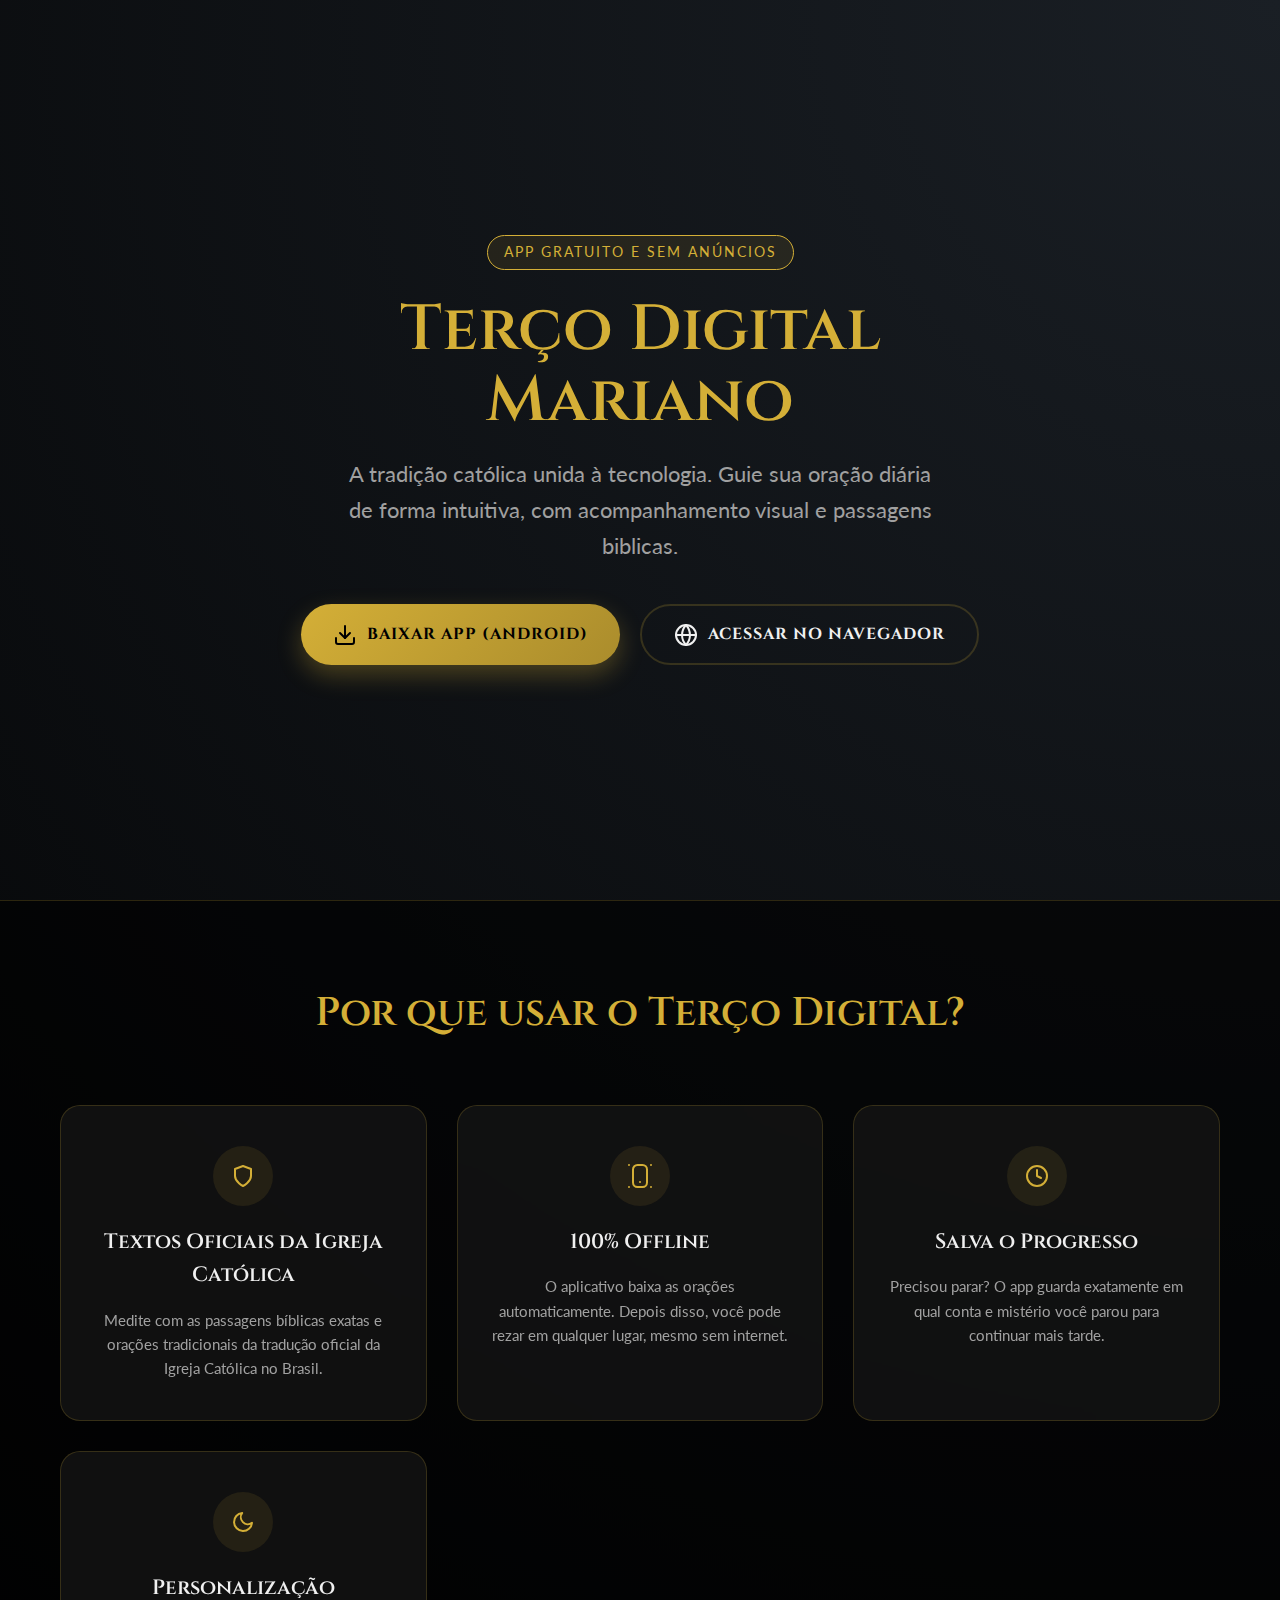
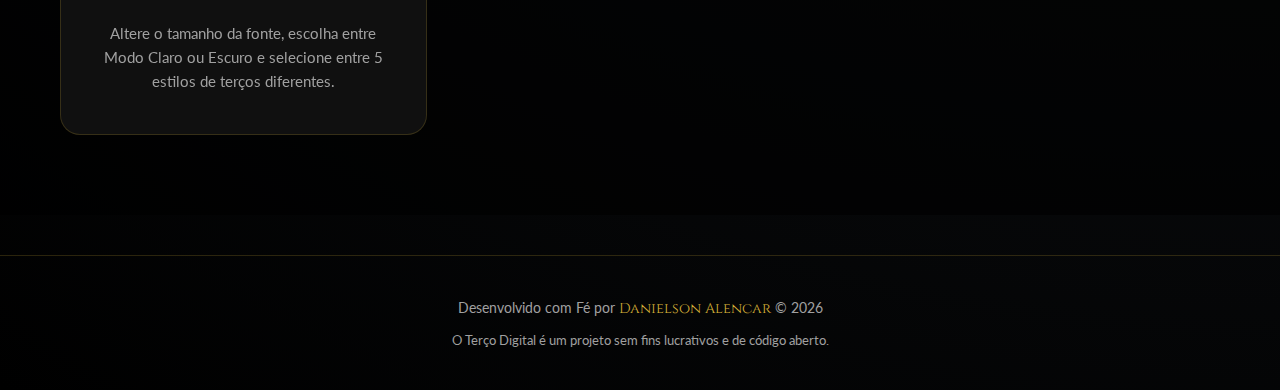
<file: app/index.html>
<!DOCTYPE html>
<html lang="pt-BR">
<head>
  <meta charset="UTF-8">
  <meta name="viewport" content="width=device-width, initial-scale=1.0">
  <title>Terço Digital Mariano - O Seu Companheiro de Oração</title>
  
  <link rel="preconnect" href="https://fonts.googleapis.com">
  <link rel="preconnect" href="https://fonts.gstatic.com" crossorigin>
  <link href="https://fonts.googleapis.com/css2?family=Cinzel:wght@400;600;800&family=Lato:wght@300;400;700&display=swap" rel="stylesheet">

  <style>
    :root {
      --bg-color: #050505;
      --bg-gradient: radial-gradient(circle at top right, #1a1f25 0%, #000000 100%);
      --text-main: #f0f0f0;
      --text-gold: #D4AF37;
      --text-muted: #a0a0a0;
      --btn-gradient: linear-gradient(135deg, #D4AF37 0%, #AA8C2C 100%);
      --card-bg: rgba(20, 20, 20, 0.8);
      --border-color: rgba(212, 175, 55, 0.2);
    }

    * {
      margin: 0;
      padding: 0;
      box-sizing: border-box;
    }

    body {
      font-family: 'Lato', sans-serif;
      background: var(--bg-color);
      background-image: var(--bg-gradient);
      color: var(--text-main);
      line-height: 1.6;
      overflow-x: hidden;
    }

    h1, h2, h3 {
      font-family: 'Cinzel', serif;
      font-weight: 600;
    }

    /* CONTAINER PRINCIPAL */
    .container {
      max-width: 1200px;
      margin: 0 auto;
      padding: 0 20px;
    }

    /* HERO SECTION (Topo) */
    .hero {
      min-height: 100vh;
      display: flex;
      flex-direction: column;
      justify-content: center;
      align-items: center;
      text-align: center;
      padding: 80px 20px;
      position: relative;
    }

    .hero-badge {
      background: rgba(212, 175, 55, 0.1);
      border: 1px solid var(--text-gold);
      color: var(--text-gold);
      padding: 6px 16px;
      border-radius: 50px;
      font-size: 0.85rem;
      letter-spacing: 2px;
      text-transform: uppercase;
      margin-bottom: 25px;
      animation: fadeInDown 1s ease-out;
    }

    .hero h1 {
      font-size: clamp(2.5rem, 5vw, 4.5rem);
      color: var(--text-gold);
      margin-bottom: 20px;
      line-height: 1.1;
      animation: fadeInUp 1s ease-out;
    }

    .hero p {
      font-size: clamp(1.1rem, 2vw, 1.4rem);
      color: var(--text-muted);
      max-width: 600px;
      margin-bottom: 40px;
      animation: fadeInUp 1.2s ease-out;
    }

    /* BOTÕES CTA */
    .cta-group {
      display: flex;
      gap: 20px;
      flex-wrap: wrap;
      justify-content: center;
      animation: fadeInUp 1.4s ease-out;
    }

    .btn {
      display: inline-flex;
      align-items: center;
      gap: 10px;
      padding: 16px 32px;
      border-radius: 50px;
      font-family: 'Cinzel', serif;
      font-size: 1rem;
      font-weight: 700;
      text-decoration: none;
      text-transform: uppercase;
      letter-spacing: 1px;
      transition: all 0.3s ease;
    }

    .btn-primary {
      background: var(--btn-gradient);
      color: #000;
      box-shadow: 0 10px 25px rgba(212, 175, 55, 0.3);
    }

    .btn-primary:hover {
      transform: translateY(-3px);
      box-shadow: 0 15px 30px rgba(212, 175, 55, 0.4);
    }

    .btn-secondary {
      background: transparent;
      color: var(--text-main);
      border: 2px solid var(--border-color);
    }

    .btn-secondary:hover {
      border-color: var(--text-gold);
      background: rgba(212, 175, 55, 0.05);
      transform: translateY(-3px);
    }

    /* FUNCIONALIDADES */
    .features {
      padding: 80px 0;
      background: rgba(0, 0, 0, 0.6);
      border-top: 1px solid var(--border-color);
    }

    .section-title {
      text-align: center;
      font-size: 2.5rem;
      color: var(--text-gold);
      margin-bottom: 60px;
    }

    .features-grid {
      display: grid;
      grid-template-columns: repeat(auto-fit, minmax(280px, 1fr));
      gap: 30px;
    }

    .feature-card {
      background: var(--card-bg);
      border: 1px solid var(--border-color);
      padding: 40px 30px;
      border-radius: 20px;
      text-align: center;
      transition: transform 0.3s ease, border-color 0.3s ease;
      backdrop-filter: blur(10px);
    }

    .feature-card:hover {
      transform: translateY(-10px);
      border-color: var(--text-gold);
    }

    .feature-icon {
      width: 60px;
      height: 60px;
      background: rgba(212, 175, 55, 0.1);
      border-radius: 50%;
      display: flex;
      align-items: center;
      justify-content: center;
      margin: 0 auto 20px auto;
      color: var(--text-gold);
    }

    .feature-card h3 {
      font-size: 1.3rem;
      margin-bottom: 15px;
      color: var(--text-main);
    }

    .feature-card p {
      color: var(--text-muted);
      font-size: 0.95rem;
    }

    /* FOOTER */
    footer {
      text-align: center;
      padding: 40px 20px;
      border-top: 1px solid var(--border-color);
      margin-top: 40px;
    }

    footer p {
      color: var(--text-muted);
      font-size: 0.9rem;
    }

    footer span {
      color: var(--text-gold);
      font-family: 'Cinzel', serif;
    }

    /* ANIMAÇÕES */
    @keyframes fadeInUp {
      from { opacity: 0; transform: translateY(30px); }
      to { opacity: 1; transform: translateY(0); }
    }
    @keyframes fadeInDown {
      from { opacity: 0; transform: translateY(-30px); }
      to { opacity: 1; transform: translateY(0); }
    }

    /* SVGs INLINE */
    svg {
      width: 24px;
      height: 24px;
      fill: none;
      stroke: currentColor;
      stroke-width: 2;
      stroke-linecap: round;
      stroke-linejoin: round;
    }
  </style>
</head>
<body>

  <section class="hero">
    <div class="hero-badge">App Gratuito e Sem Anúncios</div>
    <h1>Terço Digital<br>Mariano</h1>
    <p>A tradição católica unida à tecnologia. Guie sua oração diária de forma intuitiva, com acompanhamento visual e passagens biblicas.</p>
    
    <div class="cta-group">
      <a href="https://github.com/danielson-alencar/tercodigital/releases/download/v2.0/app-release-v2.apk" class="btn btn-primary">
        <svg viewBox="0 0 24 24"><path d="M21 15v4a2 2 0 0 1-2 2H5a2 2 0 0 1-2-2v-4"></path><polyline points="7 10 12 15 17 10"></polyline><line x1="12" y1="15" x2="12" y2="3"></line></svg>
        Baixar App (Android)
      </a>
      
      <a href="https://danielson-alencar.github.io/tercodigital/" class="btn btn-secondary" target="_blank">
        <svg viewBox="0 0 24 24"><circle cx="12" cy="12" r="10"></circle><line x1="2" y1="12" x2="22" y2="12"></line><path d="M12 2a15.3 15.3 0 0 1 4 10 15.3 15.3 0 0 1-4 10 15.3 15.3 0 0 1-4-10 15.3 15.3 0 0 1 4-10z"></path></svg>
        Acessar no Navegador
      </a>
    </div>
  </section>

  <section class="features">
    <div class="container">
      <h2 class="section-title">Por que usar o Terço Digital?</h2>
      
      <div class="features-grid">
        
        <div class="feature-card">
          <div class="feature-icon">
            <svg viewBox="0 0 24 24"><path d="M12 22s8-4 8-10V5l-8-3-8 3v7c0 6 8 10 8 10z"></path></svg>
          </div>
          <h3>Textos Oficiais da Igreja Católica</h3>
          <p>Medite com as passagens bíblicas exatas e orações tradicionais da tradução oficial da Igreja Católica no Brasil.</p>
        </div>

        <div class="feature-card">
          <div class="feature-icon">
            <svg viewBox="0 0 24 24"><path d="M1 1zM23 1zM1 23zM23 23z"></path><path d="M19 5.5A4.5 4.5 0 0 0 14.5 1h-5A4.5 4.5 0 0 0 5 5.5v13A4.5 4.5 0 0 0 9.5 23h5a4.5 4.5 0 0 0 4.5-4.5v-13z"></path><line x1="12" y1="18" x2="12.01" y2="18"></line></svg>
          </div>
          <h3>100% Offline</h3>
          <p>O aplicativo baixa as orações automaticamente. Depois disso, você pode rezar em qualquer lugar, mesmo sem internet.</p>
        </div>

        <div class="feature-card">
          <div class="feature-icon">
            <svg viewBox="0 0 24 24"><circle cx="12" cy="12" r="10"></circle><polyline points="12 6 12 12 16 14"></polyline></svg>
          </div>
          <h3>Salva o Progresso</h3>
          <p>Precisou parar? O app guarda exatamente em qual conta e mistério você parou para continuar mais tarde.</p>
        </div>

        <div class="feature-card">
          <div class="feature-icon">
            <svg viewBox="0 0 24 24"><path d="M21 12.79A9 9 0 1 1 11.21 3 7 7 0 0 0 21 12.79z"></path></svg>
          </div>
          <h3>Personalização</h3>
          <p>Altere o tamanho da fonte, escolha entre Modo Claro ou Escuro e selecione entre 5 estilos de terços diferentes.</p>
        </div>

      </div>
    </div>
  </section>

  <footer>
    <div class="container">
      <p>Desenvolvido com Fé por <span>Danielson Alencar</span> &copy; 2026</p>
      <p style="margin-top: 10px; font-size: 0.8rem;">O Terço Digital é um projeto sem fins lucrativos e de código aberto.</p>
    </div>
  </footer>

</body>
</html>
</file>
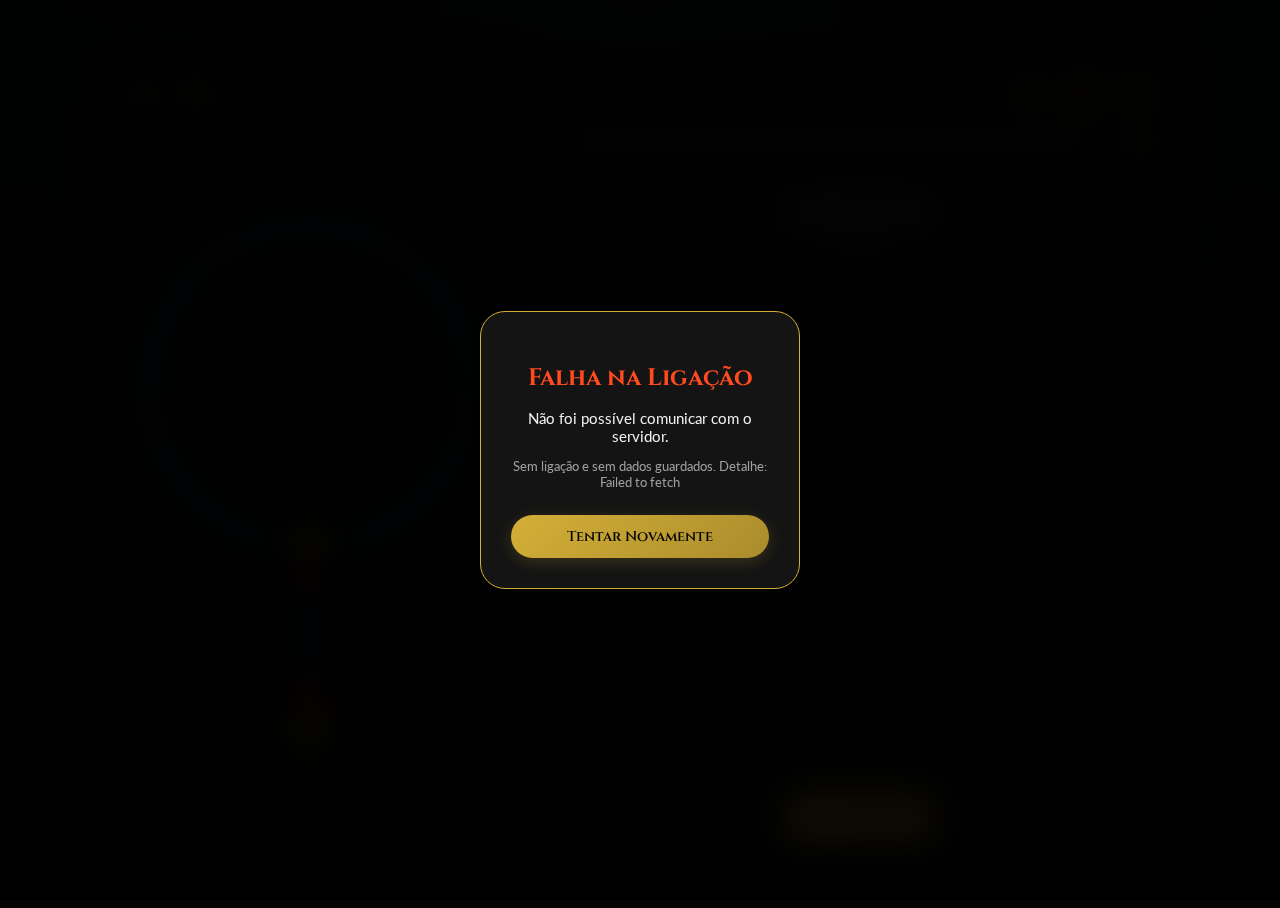
<file: app/app.html>
<!DOCTYPE html>
<html lang="pt-BR">

<head>
  <meta charset="UTF-8">
  <meta name="viewport"
    content="width=device-width, initial-scale=1.0, maximum-scale=1.0, user-scalable=no, viewport-fit=cover">
  <title>Terço Digital</title>
  <link rel="icon" type="image/png" href="../icon/icone-192.png">
  
  <link rel="manifest" href="./manifest.json">
  
  <link rel="preconnect" href="https://fonts.googleapis.com">
  <link rel="preconnect" href="https://fonts.gstatic.com" crossorigin>
  <link href="https://fonts.googleapis.com/css2?family=Cinzel:wght@400;600;800&family=Lato:wght@300;400;700&display=swap" rel="stylesheet">

  <link rel="stylesheet" href="style.css">
</head>

<body>

  <div id="modal-loading" class="modal-overlay" style="display: flex;" role="dialog" aria-modal="true">
    <div class="modal-content" style="max-width: 300px;">
      <h2 style="font-family: 'Cinzel'; color: var(--text-gold); margin-bottom: 15px;">A Conectar...</h2>
      <p style="color: var(--text-muted); font-size: 0.95rem; margin-bottom: 25px;">A sincronizar as orações</p>
      <div class="loading-spinner"></div>
    </div>
  </div>

  <div id="modal-error" class="modal-overlay" role="dialog" aria-modal="true">
    <div class="modal-content" style="max-width: 320px;">
      <h2 style="font-family: 'Cinzel'; color: #ff4b1f; margin-bottom: 15px;">Falha na Ligação</h2>
      <p style="color: var(--text-main); font-size: 0.95rem; margin-bottom: 10px;">Não foi possível comunicar com o servidor.</p>
      <p id="api-error-text" style="color: var(--text-muted); font-size: 0.8rem; margin-bottom: 25px; word-wrap: break-word;"></p>
      <button onclick="window.location.reload()" class="modal-btn primary" style="width: 100%;">Tentar Novamente</button>
    </div>
  </div>

  <div id="modal-models" class="modal-overlay" role="dialog" aria-modal="true" aria-labelledby="title-models">
    <div class="modal-content">
      <span id="model-close" class="modal-close" aria-label="Fechar" tabindex="0">&times;</span>
      <h2 id="title-models" style="font-family: 'Cinzel'; color: var(--text-gold); margin-bottom: 5px;">Estilo do Terço</h2>
      <p style="color: var(--text-muted); font-size: 0.95rem;">Escolha a cor das contas</p>
      <div class="models-grid">
        <div class="model-option" onclick="RosaryApp.changeModel('classico')" role="button" tabindex="0">
          <div class="model-preview" style="background: linear-gradient(135deg, #00c6ff, #002244)"></div><span class="model-name">Clássico (Azul)</span>
        </div>
        <div class="model-option" onclick="RosaryApp.changeModel('perola')" role="button" tabindex="0">
          <div class="model-preview" style="background: linear-gradient(135deg, #fcfcfc, #b0b0b0)"></div><span class="model-name">Pérola Mariana</span>
        </div>
        <div class="model-option" onclick="RosaryApp.changeModel('madeira')" role="button" tabindex="0">
          <div class="model-preview" style="background: linear-gradient(135deg, #deb887, #8b4513)"></div><span class="model-name">Madeira Rústica</span>
        </div>
        <div class="model-option" onclick="RosaryApp.changeModel('rosa')" role="button" tabindex="0">
          <div class="model-preview" style="background: linear-gradient(135deg, #ffb6c1, #ff69b4)"></div><span class="model-name">Rosa Místico</span>
        </div>
        <div class="model-option" onclick="RosaryApp.changeModel('noturno')" role="button" tabindex="0">
          <div class="model-preview" style="background: linear-gradient(135deg, #7f8c8d, #2c3e50)"></div><span class="model-name">Noturno</span>
        </div>
      </div>
    </div>
  </div>

  <div id="modal-selection" class="modal-overlay" role="dialog" aria-modal="true" aria-labelledby="title-selection">
    <div class="modal-content">
      <h2 id="title-selection" style="font-family: 'Cinzel'; color: var(--text-gold); margin-bottom: 5px;">Bem-vindo</h2>
      <p style="color: var(--text-muted); font-size: 0.95rem;">O que vamos rezar hoje?</p>
      <div class="selection-grid">
        <button id="btn-resume" class="select-btn primary full-width" style="display: none;" onclick="RosaryApp.resumeProgress()">CONTINUAR DE ONDE PAROU<small>Retomar Oração</small></button>
        <button class="select-btn primary full-width" onclick="RosaryApp.startWith('auto')">MISTÉRIO DO DIA<small>Automático</small></button>
        <button class="select-btn" onclick="RosaryApp.startWith('gozosos')">GOZOSOS<small>Segunda e Sábado</small></button>
        <button class="select-btn" onclick="RosaryApp.startWith('dolorosos')">DOLOROSOS<small>Terça e Sexta</small></button>
        <button class="select-btn" onclick="RosaryApp.startWith('gloriosos')">GLORIOSOS<small>Quarta e Domingo</small></button>
        <button class="select-btn" onclick="RosaryApp.startWith('luminosos')">LUMINOSOS<small>Quinta-feira</small></button>
      </div>
    </div>
  </div>

  <div id="modal-about" class="modal-overlay" role="dialog" aria-modal="true" aria-labelledby="title-about">
    <div class="modal-content">
      <span id="about-close" class="modal-close" aria-label="Fechar" tabindex="0">&times;</span>
      <h2 id="title-about" style="font-family: 'Cinzel'; color: var(--text-gold); margin-bottom: 15px;">Sobre o Aplicativo</h2>
      <p style="font-size: 1rem; line-height: 1.6; color: var(--text-main);">O Terço Digital une a beleza da tradição católica com a facilidade da tecnologia moderna para guiar sua fé diária.</p>
      <div style="margin-top: 25px; padding: 20px; background: rgba(212, 175, 55, 0.1); border-radius: 15px; border: 1px dashed var(--text-gold);">
        <h3 style="font-family: 'Cinzel'; font-size: 1rem; margin-bottom: 10px;">Apoie o Projeto</h3>
        <p style="font-size: 0.9rem; margin-bottom: 15px;">Sua doação ajuda a manter este app gratuito.</p>
        <code id="pix-key" style="display: block; background: #000; padding: 12px; border-radius: 8px; color: var(--text-gold); font-size: 0.9rem; margin-bottom: 15px; letter-spacing: 1px; user-select: text;">danielson150@gmail.com</code>
        <button onclick="copyPix()" style="padding: 12px 24px; background: var(--text-gold); color: #000; font-weight: bold; border: none; cursor: pointer; border-radius: 8px; width: auto; font-size: 0.9rem;">Copiar Chave PIX</button>
      </div>
      <p style="font-size: 0.8rem; color: var(--text-muted); margin-top: 20px;">Versão 2.8 | Desenvolvido com Fé</p>
    </div>
  </div>

  <div id="modal-restart" class="modal-overlay" role="dialog" aria-modal="true" aria-labelledby="title-restart">
    <div class="modal-content" style="max-width: 320px;">
      <h2 id="title-restart" style="font-family: 'Cinzel'; color: var(--text-gold); margin-bottom: 10px;">Terço Concluído</h2>
      <p style="color: var(--text-main); margin-bottom: 25px;">O que você deseja fazer agora?</p>
      <div class="modal-actions" style="flex-direction: column; gap: 12px;">
        <button id="btn-finish-home" class="modal-btn primary" style="width: 100%;">Tela Inicial</button>
        <button id="btn-finish-restart" class="modal-btn secondary" style="width: 100%;">Reiniciar Terço</button>
        <button id="btn-finish-cancel" class="modal-btn secondary" style="width: 100%; border: none; background: transparent; color: var(--text-muted);">Cancelar</button>
      </div>
    </div>
  </div>

  <div id="toast-message" class="toast-notification">Chave PIX copiada com sucesso!</div>

  <div class="app-container" id="app-container">
    
    <header class="top-bar">
      <div class="top-bar-group">
        <button id="about-toggle" class="top-btn" aria-label="Sobre o Aplicativo">
          <svg viewBox="0 0 24 24"><circle cx="12" cy="12" r="10"></circle><line x1="12" y1="16" x2="12" y2="12"></line><line x1="12" y1="8" x2="12.01" y2="8"></line></svg>
        </button>
        <button id="model-toggle" class="top-btn" aria-label="Personalizar Aparência">
          <svg viewBox="0 0 24 24"><path d="M12 2C6.48 2 2 6.48 2 12s4.48 10 10 10c.88 0 1.65-.24 2.32-.67a3 3 0 0 0 .68-4.13 1 1 0 0 1-.22-.58 1 1 0 0 1 1-1h1.72a4.5 4.5 0 0 0 4.5-4.5V11c0-5-4.03-9-9-9zM7.5 10a1.5 1.5 0 1 1 0-3 1.5 1.5 0 0 1 0 3zm4 0a1.5 1.5 0 1 1 0-3 1.5 1.5 0 0 1 0 3zm4 0a1.5 1.5 0 1 1 0-3 1.5 1.5 0 0 1 0 3z"></path></svg>
        </button>
      </div>
      <div class="top-bar-group">
        <button id="font-toggle" class="top-btn" aria-label="Tamanho do Texto">
          <svg viewBox="0 0 24 24">
            <path d="M21 14h-5"></path>
            <path d="M16 16v-3.5a2.5 2.5 0 0 1 5 0V16"></path>
            <path d="M4.5 13h6"></path>
            <path d="M3 16l4.5-9 4.5 9"></path>
          </svg>
        </button>
        <button id="menu-toggle" class="top-btn" aria-label="Menu de Mistérios">
          <svg viewBox="0 0 24 24"><path d="M3 9l9-7 9 7v11a2 2 0 0 1-2 2H5a2 2 0 0 1-2-2z"></path><polyline points="9 22 9 12 15 12 15 22"></polyline></svg>
        </button>
        <button id="theme-toggle" class="top-btn" aria-label="Alternar Tema Claro/Escuro">
          <svg id="theme-icon" viewBox="0 0 24 24"><circle cx="12" cy="12" r="5"></circle><line x1="12" y1="1" x2="12" y2="3"></line><line x1="12" y1="21" x2="12" y2="23"></line><line x1="4.22" y1="4.22" x2="5.64" y2="5.64"></line><line x1="18.36" y1="18.36" x2="19.78" y2="19.78"></line><line x1="1" y1="12" x2="3" y2="12"></line><line x1="21" y1="12" x2="23" y2="12"></line><line x1="4.22" y1="19.78" x2="5.64" y2="18.36"></line><line x1="18.36" y1="5.64" x2="19.78" y2="4.22"></line></svg>
        </button>
      </div>
    </header>

    <div id="font-control-panel" class="floating-panel">
      <button id="btn-font-minus" class="action-btn circle-btn">-A</button>
      <span id="font-size-display" class="font-display">1.2x</span>
      <button id="btn-font-plus" class="action-btn circle-btn">+A</button>
      <div id="font-close" class="panel-close" aria-label="Fechar" tabindex="0">&times;</div>
    </div>

    <section class="rosary-section" id="rosary-pane" aria-hidden="true">
      <div class="rosary-svg-container">
        <svg id="rosary-svg" viewBox="0 -40 360 540" preserveAspectRatio="xMidYMid meet">
          <defs>
            <radialGradient id="grad-bead-small" cx="30%" cy="30%" r="80%" fx="30%" fy="30%">
              <stop id="stop-small-1" offset="0%" stop-color="#00c6ff" />
              <stop id="stop-small-2" offset="100%" stop-color="#002244" />
            </radialGradient>
            <radialGradient id="grad-bead-large" cx="30%" cy="30%" r="80%" fx="30%" fy="30%">
              <stop id="stop-large-1" offset="0%" stop-color="#ff4b1f" />
              <stop id="stop-large-2" offset="100%" stop-color="#660000" />
            </radialGradient>
            <linearGradient id="grad-metal" x1="0%" y1="0%" x2="100%" y2="100%">
              <stop offset="0%" stop-color="#cbb35a" />
              <stop offset="100%" stop-color="#745c1b" />
            </linearGradient>
            <radialGradient id="grad-active" cx="30%" cy="30%" r="70%" fx="30%" fy="30%">
              <stop offset="0%" stop-color="#fffde7" />
              <stop offset="100%" stop-color="#b8860b" />
            </radialGradient>
          </defs>
          <path id="rosary-string" class="string-line" d="" />
        </svg>
      </div>
    </section>

    <section class="text-section" id="text-pane">
      <div class="progress-area" role="progressbar" aria-valuenow="0" aria-valuemin="0" aria-valuemax="100">
        <div class="progress-bar-container">
          <div id="progress-fill" class="progress-fill"></div>
        </div>
        <span id="progress-text" class="progress-text">0%</span>
      </div>
      <div class="header-info">
        <div id="date-display" class="date-badge">...</div>
        <h2 id="mystery-display" class="mystery-title">Carregando...</h2>
        <div id="label-display" class="bead-label">Início</div>
      </div>

      <div id="prayer-scroll-area" class="prayer-content">
        <div id="text-display" class="prayer-text" role="region" aria-live="polite"></div>
      </div>

      <div class="controls-area">
        <div class="btn-group">
          <button id="btn-prev" class="nav-btn secondary-btn" aria-label="Voltar Oração" style="display: none;">
            <svg viewBox="0 0 24 24" width="20" height="20" stroke="currentColor" stroke-width="2.5" fill="none" stroke-linecap="round" stroke-linejoin="round"><path d="M15 18l-6-6 6-6"/></svg>
            <span>Voltar</span>
          </button>
          <button id="btn-next" class="nav-btn primary-btn" aria-label="Avançar Oração">
            <span id="btn-next-text">Iniciar</span>
            <svg viewBox="0 0 24 24" width="20" height="20" stroke="currentColor" stroke-width="2.5" fill="none" stroke-linecap="round" stroke-linejoin="round"><path d="M9 18l6-6-6-6"/></svg>
          </button>
        </div>
      </div>
    </section>
  </div>

  <script src="script.js"></script>
</body>


</html>
</file>
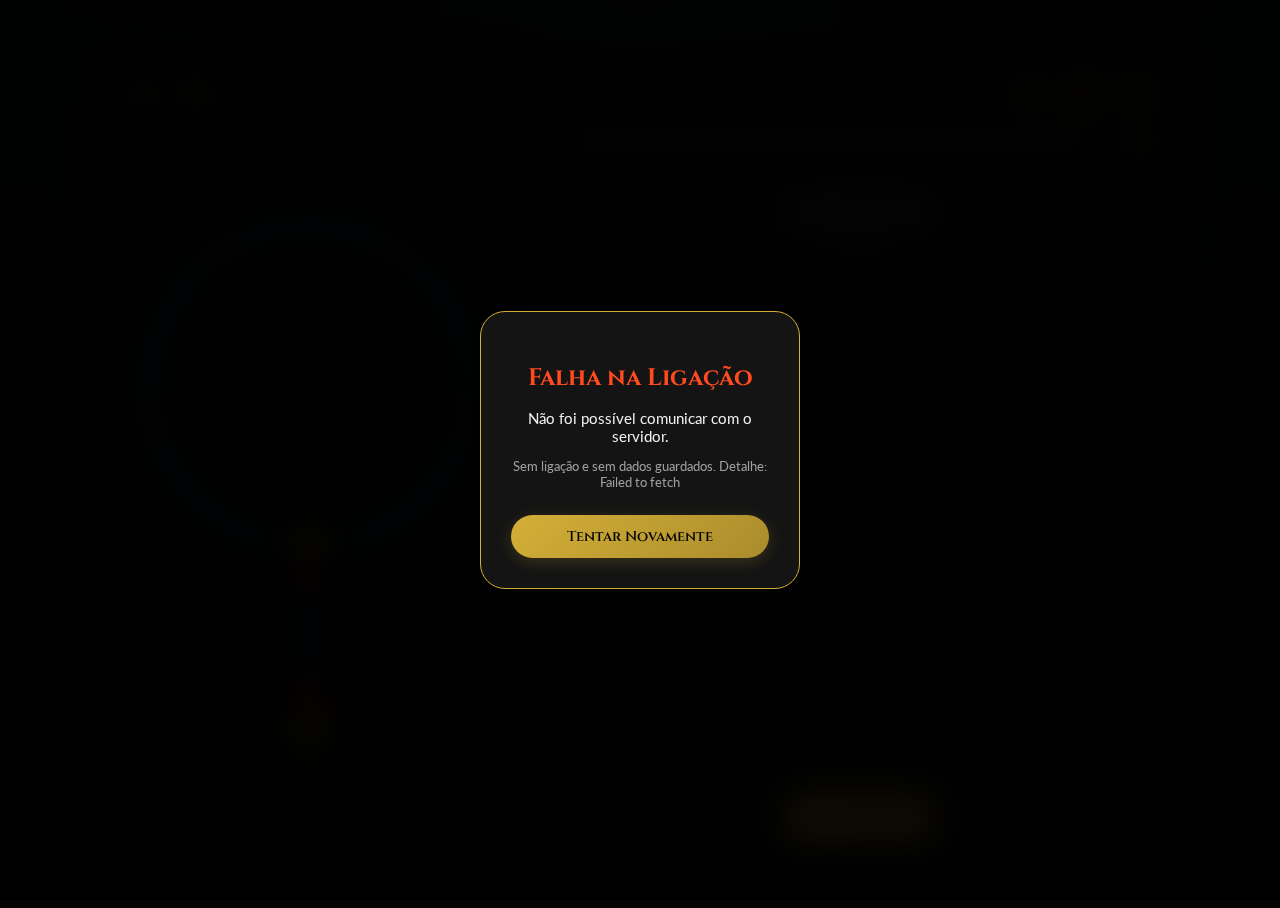
<file: docs/app.html>
<!DOCTYPE html>
<html lang="pt-BR">

<head>
  <meta charset="UTF-8">
  <meta name="viewport"
    content="width=device-width, initial-scale=1.0, maximum-scale=1.0, user-scalable=no, viewport-fit=cover">
  <title>Terço Digital</title>
  
  <link rel="manifest" href="./manifest.json">
  
  <link rel="preconnect" href="https://fonts.googleapis.com">
  <link rel="preconnect" href="https://fonts.gstatic.com" crossorigin>
  <link href="https://fonts.googleapis.com/css2?family=Cinzel:wght@400;600;800&family=Lato:wght@300;400;700&display=swap" rel="stylesheet">

  <link rel="stylesheet" href="style.css">
</head>

<body>

  <div id="modal-loading" class="modal-overlay" style="display: flex;" role="dialog" aria-modal="true">
    <div class="modal-content" style="max-width: 300px;">
      <h2 style="font-family: 'Cinzel'; color: var(--text-gold); margin-bottom: 15px;">A Conectar...</h2>
      <p style="color: var(--text-muted); font-size: 0.95rem; margin-bottom: 25px;">A sincronizar as orações</p>
      <div class="loading-spinner"></div>
    </div>
  </div>

  <div id="modal-error" class="modal-overlay" role="dialog" aria-modal="true">
    <div class="modal-content" style="max-width: 320px;">
      <h2 style="font-family: 'Cinzel'; color: #ff4b1f; margin-bottom: 15px;">Falha na Ligação</h2>
      <p style="color: var(--text-main); font-size: 0.95rem; margin-bottom: 10px;">Não foi possível comunicar com o servidor.</p>
      <p id="api-error-text" style="color: var(--text-muted); font-size: 0.8rem; margin-bottom: 25px; word-wrap: break-word;"></p>
      <button onclick="window.location.reload()" class="modal-btn primary" style="width: 100%;">Tentar Novamente</button>
    </div>
  </div>

  <div id="modal-models" class="modal-overlay" role="dialog" aria-modal="true" aria-labelledby="title-models">
    <div class="modal-content">
      <span id="model-close" class="modal-close" aria-label="Fechar" tabindex="0">&times;</span>
      <h2 id="title-models" style="font-family: 'Cinzel'; color: var(--text-gold); margin-bottom: 5px;">Estilo do Terço</h2>
      <p style="color: var(--text-muted); font-size: 0.95rem;">Escolha a cor das contas</p>
      <div class="models-grid">
        <div class="model-option" onclick="RosaryApp.changeModel('classico')" role="button" tabindex="0">
          <div class="model-preview" style="background: linear-gradient(135deg, #00c6ff, #002244)"></div><span class="model-name">Clássico (Azul)</span>
        </div>
        <div class="model-option" onclick="RosaryApp.changeModel('perola')" role="button" tabindex="0">
          <div class="model-preview" style="background: linear-gradient(135deg, #fcfcfc, #b0b0b0)"></div><span class="model-name">Pérola Mariana</span>
        </div>
        <div class="model-option" onclick="RosaryApp.changeModel('madeira')" role="button" tabindex="0">
          <div class="model-preview" style="background: linear-gradient(135deg, #deb887, #8b4513)"></div><span class="model-name">Madeira Rústica</span>
        </div>
        <div class="model-option" onclick="RosaryApp.changeModel('rosa')" role="button" tabindex="0">
          <div class="model-preview" style="background: linear-gradient(135deg, #ffb6c1, #ff69b4)"></div><span class="model-name">Rosa Místico</span>
        </div>
        <div class="model-option" onclick="RosaryApp.changeModel('noturno')" role="button" tabindex="0">
          <div class="model-preview" style="background: linear-gradient(135deg, #7f8c8d, #2c3e50)"></div><span class="model-name">Noturno</span>
        </div>
      </div>
    </div>
  </div>

  <div id="modal-selection" class="modal-overlay" role="dialog" aria-modal="true" aria-labelledby="title-selection">
    <div class="modal-content">
      <h2 id="title-selection" style="font-family: 'Cinzel'; color: var(--text-gold); margin-bottom: 5px;">Bem-vindo</h2>
      <p style="color: var(--text-muted); font-size: 0.95rem;">O que vamos rezar hoje?</p>
      <div class="selection-grid">
        <button id="btn-resume" class="select-btn primary full-width" style="display: none;" onclick="RosaryApp.resumeProgress()">CONTINUAR DE ONDE PAROU<small>Retomar Oração</small></button>
        <button class="select-btn primary full-width" onclick="RosaryApp.startWith('auto')">MISTÉRIO DO DIA<small>Automático</small></button>
        <button class="select-btn" onclick="RosaryApp.startWith('gozosos')">GOZOSOS<small>Segunda e Sábado</small></button>
        <button class="select-btn" onclick="RosaryApp.startWith('dolorosos')">DOLOROSOS<small>Terça e Sexta</small></button>
        <button class="select-btn" onclick="RosaryApp.startWith('gloriosos')">GLORIOSOS<small>Quarta e Domingo</small></button>
        <button class="select-btn" onclick="RosaryApp.startWith('luminosos')">LUMINOSOS<small>Quinta-feira</small></button>
      </div>
    </div>
  </div>

  <div id="modal-about" class="modal-overlay" role="dialog" aria-modal="true" aria-labelledby="title-about">
    <div class="modal-content">
      <span id="about-close" class="modal-close" aria-label="Fechar" tabindex="0">&times;</span>
      <h2 id="title-about" style="font-family: 'Cinzel'; color: var(--text-gold); margin-bottom: 15px;">Sobre o Aplicativo</h2>
      <p style="font-size: 1rem; line-height: 1.6; color: var(--text-main);">O Terço Digital une a beleza da tradição católica com a facilidade da tecnologia moderna para guiar sua fé diária.</p>
      <div style="margin-top: 25px; padding: 20px; background: rgba(212, 175, 55, 0.1); border-radius: 15px; border: 1px dashed var(--text-gold);">
        <h3 style="font-family: 'Cinzel'; font-size: 1rem; margin-bottom: 10px;">Apoie o Projeto</h3>
        <p style="font-size: 0.9rem; margin-bottom: 15px;">Sua doação ajuda a manter este app gratuito.</p>
        <code id="pix-key" style="display: block; background: #000; padding: 12px; border-radius: 8px; color: var(--text-gold); font-size: 0.9rem; margin-bottom: 15px; letter-spacing: 1px; user-select: text;">danielson150@gmail.com</code>
        <button onclick="copyPix()" style="padding: 12px 24px; background: var(--text-gold); color: #000; font-weight: bold; border: none; cursor: pointer; border-radius: 8px; width: auto; font-size: 0.9rem;">Copiar Chave PIX</button>
      </div>
      <p style="font-size: 0.8rem; color: var(--text-muted); margin-top: 20px;">Versão 2.8 | Desenvolvido com Fé</p>
    </div>
  </div>

  <div id="modal-restart" class="modal-overlay" role="dialog" aria-modal="true" aria-labelledby="title-restart">
    <div class="modal-content" style="max-width: 320px;">
      <h2 id="title-restart" style="font-family: 'Cinzel'; color: var(--text-gold); margin-bottom: 10px;">Terço Concluído</h2>
      <p style="color: var(--text-main); margin-bottom: 25px;">O que você deseja fazer agora?</p>
      <div class="modal-actions" style="flex-direction: column; gap: 12px;">
        <button id="btn-finish-home" class="modal-btn primary" style="width: 100%;">Tela Inicial</button>
        <button id="btn-finish-restart" class="modal-btn secondary" style="width: 100%;">Reiniciar Terço</button>
        <button id="btn-finish-cancel" class="modal-btn secondary" style="width: 100%; border: none; background: transparent; color: var(--text-muted);">Cancelar</button>
      </div>
    </div>
  </div>

  <div id="toast-message" class="toast-notification">Chave PIX copiada com sucesso!</div>

  <div class="app-container" id="app-container">
    
    <header class="top-bar">
      <div class="top-bar-group">
        <button id="about-toggle" class="top-btn" aria-label="Sobre o Aplicativo">
          <svg viewBox="0 0 24 24"><circle cx="12" cy="12" r="10"></circle><line x1="12" y1="16" x2="12" y2="12"></line><line x1="12" y1="8" x2="12.01" y2="8"></line></svg>
        </button>
        <button id="model-toggle" class="top-btn" aria-label="Personalizar Aparência">
          <svg viewBox="0 0 24 24"><path d="M12 2C6.48 2 2 6.48 2 12s4.48 10 10 10c.88 0 1.65-.24 2.32-.67a3 3 0 0 0 .68-4.13 1 1 0 0 1-.22-.58 1 1 0 0 1 1-1h1.72a4.5 4.5 0 0 0 4.5-4.5V11c0-5-4.03-9-9-9zM7.5 10a1.5 1.5 0 1 1 0-3 1.5 1.5 0 0 1 0 3zm4 0a1.5 1.5 0 1 1 0-3 1.5 1.5 0 0 1 0 3zm4 0a1.5 1.5 0 1 1 0-3 1.5 1.5 0 0 1 0 3z"></path></svg>
        </button>
      </div>
      <div class="top-bar-group">
        <button id="font-toggle" class="top-btn" aria-label="Tamanho do Texto">
          <svg viewBox="0 0 24 24">
            <path d="M21 14h-5"></path>
            <path d="M16 16v-3.5a2.5 2.5 0 0 1 5 0V16"></path>
            <path d="M4.5 13h6"></path>
            <path d="M3 16l4.5-9 4.5 9"></path>
          </svg>
        </button>
        <button id="menu-toggle" class="top-btn" aria-label="Menu de Mistérios">
          <svg viewBox="0 0 24 24"><path d="M3 9l9-7 9 7v11a2 2 0 0 1-2 2H5a2 2 0 0 1-2-2z"></path><polyline points="9 22 9 12 15 12 15 22"></polyline></svg>
        </button>
        <button id="theme-toggle" class="top-btn" aria-label="Alternar Tema Claro/Escuro">
          <svg id="theme-icon" viewBox="0 0 24 24"><circle cx="12" cy="12" r="5"></circle><line x1="12" y1="1" x2="12" y2="3"></line><line x1="12" y1="21" x2="12" y2="23"></line><line x1="4.22" y1="4.22" x2="5.64" y2="5.64"></line><line x1="18.36" y1="18.36" x2="19.78" y2="19.78"></line><line x1="1" y1="12" x2="3" y2="12"></line><line x1="21" y1="12" x2="23" y2="12"></line><line x1="4.22" y1="19.78" x2="5.64" y2="18.36"></line><line x1="18.36" y1="5.64" x2="19.78" y2="4.22"></line></svg>
        </button>
      </div>
    </header>

    <div id="font-control-panel" class="floating-panel">
      <button id="btn-font-minus" class="action-btn circle-btn">-A</button>
      <span id="font-size-display" class="font-display">1.2x</span>
      <button id="btn-font-plus" class="action-btn circle-btn">+A</button>
      <div id="font-close" class="panel-close" aria-label="Fechar" tabindex="0">&times;</div>
    </div>

    <section class="rosary-section" id="rosary-pane" aria-hidden="true">
      <div class="rosary-svg-container">
        <svg id="rosary-svg" viewBox="0 -40 360 540" preserveAspectRatio="xMidYMid meet">
          <defs>
            <radialGradient id="grad-bead-small" cx="30%" cy="30%" r="80%" fx="30%" fy="30%">
              <stop id="stop-small-1" offset="0%" stop-color="#00c6ff" />
              <stop id="stop-small-2" offset="100%" stop-color="#002244" />
            </radialGradient>
            <radialGradient id="grad-bead-large" cx="30%" cy="30%" r="80%" fx="30%" fy="30%">
              <stop id="stop-large-1" offset="0%" stop-color="#ff4b1f" />
              <stop id="stop-large-2" offset="100%" stop-color="#660000" />
            </radialGradient>
            <linearGradient id="grad-metal" x1="0%" y1="0%" x2="100%" y2="100%">
              <stop offset="0%" stop-color="#cbb35a" />
              <stop offset="100%" stop-color="#745c1b" />
            </linearGradient>
            <radialGradient id="grad-active" cx="30%" cy="30%" r="70%" fx="30%" fy="30%">
              <stop offset="0%" stop-color="#fffde7" />
              <stop offset="100%" stop-color="#b8860b" />
            </radialGradient>
          </defs>
          <path id="rosary-string" class="string-line" d="" />
        </svg>
      </div>
    </section>

    <section class="text-section" id="text-pane">
      <div class="progress-area" role="progressbar" aria-valuenow="0" aria-valuemin="0" aria-valuemax="100">
        <div class="progress-bar-container">
          <div id="progress-fill" class="progress-fill"></div>
        </div>
        <span id="progress-text" class="progress-text">0%</span>
      </div>
      <div class="header-info">
        <div id="date-display" class="date-badge">...</div>
        <h2 id="mystery-display" class="mystery-title">Carregando...</h2>
        <div id="label-display" class="bead-label">Início</div>
      </div>

      <div id="prayer-scroll-area" class="prayer-content">
        <div id="text-display" class="prayer-text" role="region" aria-live="polite"></div>
      </div>

      <div class="controls-area">
        <div class="btn-group">
          <button id="btn-prev" class="nav-btn secondary-btn" aria-label="Voltar Oração" style="display: none;">
            <svg viewBox="0 0 24 24" width="20" height="20" stroke="currentColor" stroke-width="2.5" fill="none" stroke-linecap="round" stroke-linejoin="round"><path d="M15 18l-6-6 6-6"/></svg>
            <span>Voltar</span>
          </button>
          <button id="btn-next" class="nav-btn primary-btn" aria-label="Avançar Oração">
            <span id="btn-next-text">Iniciar</span>
            <svg viewBox="0 0 24 24" width="20" height="20" stroke="currentColor" stroke-width="2.5" fill="none" stroke-linecap="round" stroke-linejoin="round"><path d="M9 18l6-6-6-6"/></svg>
          </button>
        </div>
      </div>
    </section>
  </div>

  <script src="script.js"></script>
</body>

</html>
</file>
<file: app/style.css>
:root {
  --bg-color: #050505;
  --bg-gradient: radial-gradient(circle at center top, #1a1f25 0%, #000000 100%);
  --panel-bg: rgba(20, 20, 20, 0.98);
  --text-main: #f0f0f0;
  --text-gold: #D4AF37;
  --text-muted: #a0a0a0;
  --string-color: #6a5a4a;
  --btn-gradient: linear-gradient(135deg, #D4AF37 0%, #AA8C2C 100%);
  --btn-text: #000;
  --svg-shadow: drop-shadow(0 10px 20px rgba(0, 0, 0, 0.8));
  --border-color: rgba(255, 255, 255, 0.15);
  --icon-color: #D4AF37;
  --focus-ring: 2px solid #D4AF37;
  --safe-top: env(safe-area-inset-top, 20px);
  --safe-bottom: env(safe-area-inset-bottom, 20px);
}

body.light-theme {
  --bg-color: #f4f4f0;
  --bg-gradient: radial-gradient(circle at center top, #ffffff 0%, #e6e6e6 100%);
  --panel-bg: rgba(255, 255, 255, 0.98);
  --text-main: #333333;
  --text-gold: #b8860b;
  --text-muted: #555555;
  --string-color: #8c7b6a;
  --btn-gradient: linear-gradient(135deg, #b8860b 0%, #8a6508 100%);
  --btn-text: #fff;
  --svg-shadow: drop-shadow(0 10px 15px rgba(0, 0, 0, 0.2));
  --border-color: rgba(0, 0, 0, 0.1);
  --icon-color: #333;
}

* { box-sizing: border-box; }

*:focus-visible {
  outline: var(--focus-ring);
  outline-offset: 2px;
}

html, body {
  height: 100%; width: 100%; margin: 0; padding: 0;
  overflow: hidden; position: fixed;
  background: var(--bg-color); background-image: var(--bg-gradient);
  color: var(--text-main); font-family: 'Lato', sans-serif;
  user-select: none; -webkit-user-select: none; -webkit-tap-highlight-color: transparent;
  transition: background 0.5s ease, color 0.5s ease;
}

.app-container {
  display: flex; flex-direction: column;
  height: 100%; width: 100%; max-width: 600px;
  margin: 0 auto; position: relative;
}

/* --- BARRA SUPERIOR E BOTÕES --- */
.top-bar {
  position: absolute; top: max(15px, var(--safe-top)); left: 0; width: 100%;
  display: flex; justify-content: space-between; padding: 0 15px;
  z-index: 1000; pointer-events: none;
}

.top-bar-group { display: flex; gap: 10px; pointer-events: auto; }

.top-btn {
  background: var(--panel-bg); border: 1px solid var(--border-color);
  color: var(--icon-color); width: 44px; height: 44px; border-radius: 12px;
  display: flex; align-items: center; justify-content: center;
  cursor: pointer; backdrop-filter: blur(10px); box-shadow: 0 4px 10px rgba(0, 0, 0, 0.1);
  transition: transform 0.2s ease, background 0.2s;
}

.top-btn:active { transform: scale(0.92); }
.top-btn svg { width: 22px; height: 22px; stroke-width: 2; fill: none; stroke: currentColor; stroke-linecap: round; stroke-linejoin: round; }

/* --- PAINEL DE FONTE FLUTUANTE --- */
.floating-panel {
  position: absolute; top: max(75px, calc(var(--safe-top) + 60px)); right: 15px;
  background: var(--panel-bg); border: 1px solid var(--border-color);
  border-radius: 20px; padding: 10px 15px; display: none; align-items: center; gap: 15px;
  box-shadow: 0 10px 30px rgba(0, 0, 0, 0.6); z-index: 2000;
  backdrop-filter: blur(15px); animation: modalPop 0.2s ease-out;
}

.circle-btn { width: 45px !important; height: 45px; padding: 0 !important; font-size: 1.2rem !important; display: flex; align-items: center; justify-content: center; }
.font-display { font-family: 'Cinzel', serif; font-size: 1.1rem; font-weight: bold; color: var(--text-gold); min-width: 45px; text-align: center; }
.panel-close { font-size: 28px; cursor: pointer; color: var(--text-muted); line-height: 1; padding: 0 5px; }
.panel-close:hover { color: var(--text-main); }

/* --- MODAIS (JANELAS) --- */
.modal-overlay {
  position: fixed; top: 0; left: 0; width: 100%; height: 100%;
  background: rgba(0, 0, 0, 0.92); backdrop-filter: blur(15px);
  display: none; align-items: center; justify-content: center; z-index: 3000; padding: 20px;
}

.modal-content {
  background: var(--panel-bg); border: 1px solid var(--text-gold); border-radius: 25px;
  max-width: 400px; width: 100%; padding: 30px; position: relative; text-align: center;
  box-shadow: 0 20px 50px rgba(0, 0, 0, 0.5); animation: modalPop 0.3s ease-out;
  max-height: 90vh; overflow-y: auto;
}

.modal-actions { display: flex; gap: 15px; justify-content: center; width: 100%; margin-top: 10px; }

.modal-btn {
  padding: 12px 20px; border-radius: 50px; cursor: pointer;
  font-family: 'Cinzel', serif; font-size: 0.9rem; font-weight: 600; flex: 1; transition: transform 0.1s;
}

.modal-btn:active { transform: scale(0.95); }
.modal-btn.primary { background: var(--btn-gradient); color: var(--btn-text); border: none; box-shadow: 0 4px 15px rgba(212, 175, 55, 0.2); }
.modal-btn.secondary { background: transparent; color: var(--text-muted); border: 1px solid var(--border-color); }
.modal-btn.secondary:hover { border-color: var(--text-gold); color: var(--text-main); }

@keyframes modalPop { from { transform: scale(0.9); opacity: 0; } to { transform: scale(1); opacity: 1; } }

.modal-close {
  position: absolute; top: 15px; right: 20px; font-size: 28px; cursor: pointer;
  color: var(--text-muted); line-height: 1; width: 44px; height: 44px; display: flex; align-items: center; justify-content: center;
}

/* --- GRELHA DE SELEÇÃO E ESTILOS --- */
.selection-grid { display: grid; grid-template-columns: 1fr 1fr; gap: 12px; margin-top: 20px; }
.full-width { grid-column: span 2; }

.select-btn {
  background: rgba(255, 255, 255, 0.05); border: 1px solid var(--border-color); color: var(--text-main);
  padding: 18px; border-radius: 12px; cursor: pointer; font-family: 'Cinzel', serif; font-size: 0.9rem;
  transition: all 0.2s; display: flex; flex-direction: column; align-items: center; justify-content: center; gap: 6px;
}
.select-btn small { font-size: 0.7rem; color: var(--text-muted); font-family: 'Lato', sans-serif; font-weight: 400; }
.select-btn:hover { background: rgba(212, 175, 55, 0.1); border-color: var(--text-gold); }
.select-btn:active { transform: scale(0.98); }
.select-btn.primary { background: var(--btn-gradient); color: var(--btn-text); border: none; font-weight: bold; }

.models-grid { display: flex; flex-direction: column; gap: 10px; margin-top: 20px; }

.model-option {
  display: flex; align-items: center; gap: 15px; padding: 14px; border: 1px solid var(--border-color);
  border-radius: 12px; cursor: pointer; background: rgba(255, 255, 255, 0.03); transition: background 0.2s;
}
.model-option:hover { background: rgba(255, 255, 255, 0.08); }
.model-preview { width: 28px; height: 28px; border-radius: 50%; border: 2px solid rgba(255, 255, 255, 0.2); box-shadow: 0 2px 5px rgba(0, 0, 0, 0.3); }
.model-name { font-family: 'Cinzel', serif; font-size: 0.95rem; color: var(--text-main); }

/* --- ÁREA DO TERÇO VISUAL --- */
.rosary-section {
  flex: 0 0 40%; display: flex; align-items: center; justify-content: center;
  position: relative; padding: calc(75px + var(--safe-top)) 15px 10px 15px; overflow: hidden; transition: flex 0.3s ease;
}

.rosary-svg-container { width: 100%; height: 100%; display: flex; align-items: center; justify-content: center; animation: fadeIn 1.5s ease-out; }
svg#rosary-svg { width: 100%; height: 100%; overflow: visible; filter: var(--svg-shadow); transition: filter 0.5s ease; }

.string-line { fill: none; stroke: var(--string-color); stroke-width: 1.5; stroke-linecap: round; stroke-linejoin: round; transition: stroke 0.5s ease; }

/* --- ÁREA DE TEXTO E ORAÇÃO --- */
.text-section {
  flex: 1; min-height: 20%; display: flex; flex-direction: column;
  background-color: var(--panel-bg); backdrop-filter: blur(20px); -webkit-backdrop-filter: blur(20px);
  border-radius: 25px 25px 0 0; padding: 25px 25px 0px 25px; box-shadow: 0 -10px 50px rgba(0, 0, 0, 0.3);
  z-index: 20; overflow: hidden; border-top: 1px solid var(--border-color); position: relative; cursor: pointer;
}
.text-section:active { background-color: rgba(30, 30, 30, 0.95); }
body.light-theme .text-section:active { background-color: rgba(245, 245, 245, 0.95); }

/* Gradiente de sombra no fundo do texto */
.text-section::after {
  content: ''; position: absolute; bottom: 0; left: 0; right: 0; height: 100px;
  background: linear-gradient(to bottom, transparent, var(--panel-bg) 85%);
  pointer-events: none; z-index: 25;
}

.progress-area { display: flex; align-items: center; justify-content: space-between; margin-bottom: 12px; gap: 15px; flex-shrink: 0; }
.progress-bar-container { flex: 1; height: 6px; background: var(--border-color); border-radius: 3px; overflow: hidden; }
.progress-fill { height: 100%; background: var(--text-gold); width: 0%; transition: width 0.5s ease; }
.progress-text { font-family: 'Cinzel', serif; font-size: 0.85rem; color: var(--text-gold); font-weight: 700; min-width: 45px; text-align: right; }

.header-info { text-align: center; flex-shrink: 0; margin-bottom: 12px; }
.date-badge { font-family: 'Cinzel', serif; font-size: 0.8rem; font-weight: 600; text-transform: uppercase; letter-spacing: 2px; color: var(--text-gold); margin-bottom: 6px; display: inline-block; border-bottom: 1px solid var(--border-color); padding-bottom: 4px; }
.mystery-title { font-family: 'Cinzel', serif; font-size: 1.2rem; font-weight: 700; color: var(--text-main); margin: 6px 0; line-height: 1.3; }
.bead-label { font-size: 0.9rem; color: var(--text-muted); margin-top: 4px; font-weight: 400; }

.prayer-content {
  flex-grow: 1; overflow-y: auto; min-height: 0; padding-right: 8px; scrollbar-width: thin; scrollbar-color: var(--text-muted) transparent;
  scroll-behavior: smooth; padding-bottom: 120px; 
}
.prayer-content::-webkit-scrollbar { width: 6px; }
.prayer-content::-webkit-scrollbar-track { background: transparent; }
.prayer-content::-webkit-scrollbar-thumb { background-color: var(--border-color); border-radius: 10px; }

.prayer-text { font-size: 1.2rem; line-height: 1.7; white-space: pre-wrap; color: var(--text-main); font-weight: 400; user-select: text; }

.text-fade-in { animation: fadeInText 0.4s ease-out forwards; }
@keyframes fadeInText { from { opacity: 0; transform: translateY(8px); } to { opacity: 1; transform: translateY(0); } }

/* =========================================
   NOVA ÁREA DE CONTROLOS (PÍLULA FLUTUANTE)
   ========================================= */
.controls-area {
  position: absolute;
  bottom: max(20px, env(safe-area-inset-bottom, 20px));
  left: 50%;
  transform: translateX(-50%);
  background: var(--panel-bg);
  border: 1px solid var(--border-color);
  border-radius: 50px;
  padding: 6px 8px;
  box-shadow: 0 10px 30px rgba(0, 0, 0, 0.6);
  z-index: 40;
  display: flex;
  backdrop-filter: blur(15px);
  -webkit-backdrop-filter: blur(15px);
}

.btn-group {
  display: flex;
  gap: 6px;
  align-items: center;
}

/* Botões Modais e Antigos Genéricos */
button.action-btn {
  background: var(--btn-gradient); color: var(--btn-text); border: none; padding: 18px;
  font-family: 'Cinzel', serif; font-size: 1rem; font-weight: 800; border-radius: 50px; cursor: pointer;
  box-shadow: 0 5px 20px rgba(212, 175, 55, 0.3); transition: transform 0.1s, box-shadow 0.2s; outline: none;
  text-transform: uppercase; letter-spacing: 1.5px; -webkit-tap-highlight-color: transparent;
}
button.action-btn:active { transform: scale(0.96); box-shadow: 0 2px 10px rgba(212, 175, 55, 0.2); }

/* Novos Botões de Navegação (Pílula Voltar/Avançar com Ícones) */
.nav-btn {
  display: flex; align-items: center; justify-content: center; gap: 6px;
  padding: 12px 24px; font-family: 'Cinzel', serif; font-size: 0.95rem; font-weight: 800;
  border-radius: 40px; cursor: pointer; transition: all 0.2s ease; outline: none;
  text-transform: uppercase; letter-spacing: 1px; -webkit-tap-highlight-color: transparent;
}

.nav-btn:active { transform: scale(0.96); }

.primary-btn {
  background: var(--btn-gradient); color: var(--btn-text); border: none;
  box-shadow: 0 4px 15px rgba(212, 175, 55, 0.3);
}

.secondary-btn {
  background: transparent; color: var(--text-muted); border: none; padding: 12px 16px;
}

.secondary-btn:hover { color: var(--text-main); }


/* --- ANIMAÇÃO E DESENHO DAS CONTAS --- */
.bead, .cross, .medal-base { cursor: pointer; transform-box: fill-box; transform-origin: center; transition: all 0.5s ease; }
.bead.small { fill: url(#grad-bead-small); }
.bead.large { fill: url(#grad-bead-large); }
.cross, .medal-base { fill: url(#grad-metal); }

.bead.done, .cross.done, .medal-base.done { filter: brightness(0.5) saturate(0.8); transform: scale(0.9); }
.bead.active, .cross.active, .medal-base.active { fill: url(#grad-active) !important; animation: goldenPulse 2.5s infinite ease-in-out; z-index: 100; filter: brightness(1.1); }
.bead.large { r: 10; }
.bead.small { r: 6.5; }

@keyframes goldenPulse { 0%, 100% { transform: scale(1); filter: drop-shadow(0 0 30px var(--text-gold)); } 50% { transform: scale(1.25); filter: drop-shadow(0 0 30px var(--text-gold)) brightness(1.3); } }
@keyframes fadeIn { from { opacity: 0; transform: translateY(20px); } to { opacity: 1; transform: translateY(0); } }

/* --- SPINNER DE CARREGAMENTO --- */
.loading-spinner {
  width: 45px; height: 45px; border: 4px solid rgba(212, 175, 55, 0.2); border-top: 4px solid var(--text-gold);
  border-radius: 50%; margin: 0 auto; animation: spin 1s linear infinite;
}
@keyframes spin { 0% { transform: rotate(0deg); } 100% { transform: rotate(360deg); } }

/* --- TOAST DE NOTIFICAÇÃO --- */
.toast-notification {
  visibility: hidden; min-width: 250px; background-color: var(--panel-bg); color: var(--text-main);
  text-align: center; border-radius: 25px; padding: 16px; position: fixed; z-index: 4000; left: 50%;
  bottom: max(30px, env(safe-area-inset-bottom, 30px)); 
  transform: translateX(-50%); font-size: 0.95rem; border: 1px solid var(--text-gold);
  box-shadow: 0 10px 30px rgba(0, 0, 0, 0.5); font-family: 'Lato', sans-serif; opacity: 0; transition: opacity 0.3s, bottom 0.3s, visibility 0.3s;
}
.toast-notification.show { visibility: visible; opacity: 1; bottom: max(90px, env(safe-area-inset-bottom, 90px)); } /* Subido para não encostar na pílula */

/* --- RESPONSIVIDADE DESKTOP --- */
@media (min-width: 768px) {
  body { position: relative; padding: 40px; overflow: auto; }
  .app-container {
    flex-direction: row; height: 92vh; border-radius: 30px; overflow: hidden;
    box-shadow: 0 30px 60px rgba(0, 0, 0, 0.3); background: var(--bg-color); border: 1px solid var(--border-color); max-width: 1100px;
  }
  .top-bar { top: 30px; padding: 0 30px; }
  
  .rosary-section {
    flex: 0 0 40%; min-height: auto; max-height: 100%; min-width: 20%; max-width: 80%;
    padding: 85px 10px 10px 10px; align-items: center; justify-content: center;
  }
  .rosary-svg-container { height: 95%; width: 95%; }
  
  .text-section { 
    flex: 1; border-radius: 0; border-left: 1px solid var(--border-color); 
    border-top: none; padding: 90px 40px 0px 40px; cursor: default; 
  }
  
  .text-section:active { background-color: var(--panel-bg); }
  .floating-panel { right: 30px; top: 90px; }
}
</file>
<file: docs/style.css>
:root {
  --bg-color: #050505;
  --bg-gradient: radial-gradient(circle at center top, #1a1f25 0%, #000000 100%);
  --panel-bg: rgba(20, 20, 20, 0.98);
  --text-main: #f0f0f0;
  --text-gold: #D4AF37;
  --text-muted: #a0a0a0;
  --string-color: #6a5a4a;
  --btn-gradient: linear-gradient(135deg, #D4AF37 0%, #AA8C2C 100%);
  --btn-text: #000;
  --svg-shadow: drop-shadow(0 10px 20px rgba(0, 0, 0, 0.8));
  --border-color: rgba(255, 255, 255, 0.15);
  --icon-color: #D4AF37;
  --focus-ring: 2px solid #D4AF37;
  --safe-top: env(safe-area-inset-top, 20px);
  --safe-bottom: env(safe-area-inset-bottom, 20px);
}

body.light-theme {
  --bg-color: #f4f4f0;
  --bg-gradient: radial-gradient(circle at center top, #ffffff 0%, #e6e6e6 100%);
  --panel-bg: rgba(255, 255, 255, 0.98);
  --text-main: #333333;
  --text-gold: #b8860b;
  --text-muted: #555555;
  --string-color: #8c7b6a;
  --btn-gradient: linear-gradient(135deg, #b8860b 0%, #8a6508 100%);
  --btn-text: #fff;
  --svg-shadow: drop-shadow(0 10px 15px rgba(0, 0, 0, 0.2));
  --border-color: rgba(0, 0, 0, 0.1);
  --icon-color: #333;
}

* { box-sizing: border-box; }

*:focus-visible {
  outline: var(--focus-ring);
  outline-offset: 2px;
}

html, body {
  height: 100%; width: 100%; margin: 0; padding: 0;
  overflow: hidden; position: fixed;
  background: var(--bg-color); background-image: var(--bg-gradient);
  color: var(--text-main); font-family: 'Lato', sans-serif;
  user-select: none; -webkit-user-select: none; -webkit-tap-highlight-color: transparent;
  transition: background 0.5s ease, color 0.5s ease;
}

.app-container {
  display: flex; flex-direction: column;
  height: 100%; width: 100%; max-width: 600px;
  margin: 0 auto; position: relative;
}

/* --- BARRA SUPERIOR E BOTÕES --- */
.top-bar {
  position: absolute; top: max(15px, var(--safe-top)); left: 0; width: 100%;
  display: flex; justify-content: space-between; padding: 0 15px;
  z-index: 1000; pointer-events: none;
}

.top-bar-group { display: flex; gap: 10px; pointer-events: auto; }

.top-btn {
  background: var(--panel-bg); border: 1px solid var(--border-color);
  color: var(--icon-color); width: 44px; height: 44px; border-radius: 12px;
  display: flex; align-items: center; justify-content: center;
  cursor: pointer; backdrop-filter: blur(10px); box-shadow: 0 4px 10px rgba(0, 0, 0, 0.1);
  transition: transform 0.2s ease, background 0.2s;
}

.top-btn:active { transform: scale(0.92); }
.top-btn svg { width: 22px; height: 22px; stroke-width: 2; fill: none; stroke: currentColor; stroke-linecap: round; stroke-linejoin: round; }

/* --- PAINEL DE FONTE FLUTUANTE --- */
.floating-panel {
  position: absolute; top: max(75px, calc(var(--safe-top) + 60px)); right: 15px;
  background: var(--panel-bg); border: 1px solid var(--border-color);
  border-radius: 20px; padding: 10px 15px; display: none; align-items: center; gap: 15px;
  box-shadow: 0 10px 30px rgba(0, 0, 0, 0.6); z-index: 2000;
  backdrop-filter: blur(15px); animation: modalPop 0.2s ease-out;
}

.circle-btn { width: 45px !important; height: 45px; padding: 0 !important; font-size: 1.2rem !important; display: flex; align-items: center; justify-content: center; }
.font-display { font-family: 'Cinzel', serif; font-size: 1.1rem; font-weight: bold; color: var(--text-gold); min-width: 45px; text-align: center; }
.panel-close { font-size: 28px; cursor: pointer; color: var(--text-muted); line-height: 1; padding: 0 5px; }
.panel-close:hover { color: var(--text-main); }

/* --- MODAIS (JANELAS) --- */
.modal-overlay {
  position: fixed; top: 0; left: 0; width: 100%; height: 100%;
  background: rgba(0, 0, 0, 0.92); backdrop-filter: blur(15px);
  display: none; align-items: center; justify-content: center; z-index: 3000; padding: 20px;
}

.modal-content {
  background: var(--panel-bg); border: 1px solid var(--text-gold); border-radius: 25px;
  max-width: 400px; width: 100%; padding: 30px; position: relative; text-align: center;
  box-shadow: 0 20px 50px rgba(0, 0, 0, 0.5); animation: modalPop 0.3s ease-out;
  max-height: 90vh; overflow-y: auto;
}

.modal-actions { display: flex; gap: 15px; justify-content: center; width: 100%; margin-top: 10px; }

.modal-btn {
  padding: 12px 20px; border-radius: 50px; cursor: pointer;
  font-family: 'Cinzel', serif; font-size: 0.9rem; font-weight: 600; flex: 1; transition: transform 0.1s;
}

.modal-btn:active { transform: scale(0.95); }
.modal-btn.primary { background: var(--btn-gradient); color: var(--btn-text); border: none; box-shadow: 0 4px 15px rgba(212, 175, 55, 0.2); }
.modal-btn.secondary { background: transparent; color: var(--text-muted); border: 1px solid var(--border-color); }
.modal-btn.secondary:hover { border-color: var(--text-gold); color: var(--text-main); }

@keyframes modalPop { from { transform: scale(0.9); opacity: 0; } to { transform: scale(1); opacity: 1; } }

.modal-close {
  position: absolute; top: 15px; right: 20px; font-size: 28px; cursor: pointer;
  color: var(--text-muted); line-height: 1; width: 44px; height: 44px; display: flex; align-items: center; justify-content: center;
}

/* --- GRELHA DE SELEÇÃO E ESTILOS --- */
.selection-grid { display: grid; grid-template-columns: 1fr 1fr; gap: 12px; margin-top: 20px; }
.full-width { grid-column: span 2; }

.select-btn {
  background: rgba(255, 255, 255, 0.05); border: 1px solid var(--border-color); color: var(--text-main);
  padding: 18px; border-radius: 12px; cursor: pointer; font-family: 'Cinzel', serif; font-size: 0.9rem;
  transition: all 0.2s; display: flex; flex-direction: column; align-items: center; justify-content: center; gap: 6px;
}
.select-btn small { font-size: 0.7rem; color: var(--text-muted); font-family: 'Lato', sans-serif; font-weight: 400; }
.select-btn:hover { background: rgba(212, 175, 55, 0.1); border-color: var(--text-gold); }
.select-btn:active { transform: scale(0.98); }
.select-btn.primary { background: var(--btn-gradient); color: var(--btn-text); border: none; font-weight: bold; }

.models-grid { display: flex; flex-direction: column; gap: 10px; margin-top: 20px; }

.model-option {
  display: flex; align-items: center; gap: 15px; padding: 14px; border: 1px solid var(--border-color);
  border-radius: 12px; cursor: pointer; background: rgba(255, 255, 255, 0.03); transition: background 0.2s;
}
.model-option:hover { background: rgba(255, 255, 255, 0.08); }
.model-preview { width: 28px; height: 28px; border-radius: 50%; border: 2px solid rgba(255, 255, 255, 0.2); box-shadow: 0 2px 5px rgba(0, 0, 0, 0.3); }
.model-name { font-family: 'Cinzel', serif; font-size: 0.95rem; color: var(--text-main); }

/* --- ÁREA DO TERÇO VISUAL --- */
.rosary-section {
  flex: 0 0 40%; display: flex; align-items: center; justify-content: center;
  position: relative; padding: calc(75px + var(--safe-top)) 15px 10px 15px; overflow: hidden; transition: flex 0.3s ease;
}

.rosary-svg-container { width: 100%; height: 100%; display: flex; align-items: center; justify-content: center; animation: fadeIn 1.5s ease-out; }
svg#rosary-svg { width: 100%; height: 100%; overflow: visible; filter: var(--svg-shadow); transition: filter 0.5s ease; }

.string-line { fill: none; stroke: var(--string-color); stroke-width: 1.5; stroke-linecap: round; stroke-linejoin: round; transition: stroke 0.5s ease; }

/* --- ÁREA DE TEXTO E ORAÇÃO --- */
.text-section {
  flex: 1; min-height: 20%; display: flex; flex-direction: column;
  background-color: var(--panel-bg); backdrop-filter: blur(20px); -webkit-backdrop-filter: blur(20px);
  border-radius: 25px 25px 0 0; padding: 25px 25px 0px 25px; box-shadow: 0 -10px 50px rgba(0, 0, 0, 0.3);
  z-index: 20; overflow: hidden; border-top: 1px solid var(--border-color); position: relative; cursor: pointer;
}
.text-section:active { background-color: rgba(30, 30, 30, 0.95); }
body.light-theme .text-section:active { background-color: rgba(245, 245, 245, 0.95); }

/* Gradiente de sombra no fundo do texto */
.text-section::after {
  content: ''; position: absolute; bottom: 0; left: 0; right: 0; height: 100px;
  background: linear-gradient(to bottom, transparent, var(--panel-bg) 85%);
  pointer-events: none; z-index: 25;
}

.progress-area { display: flex; align-items: center; justify-content: space-between; margin-bottom: 12px; gap: 15px; flex-shrink: 0; }
.progress-bar-container { flex: 1; height: 6px; background: var(--border-color); border-radius: 3px; overflow: hidden; }
.progress-fill { height: 100%; background: var(--text-gold); width: 0%; transition: width 0.5s ease; }
.progress-text { font-family: 'Cinzel', serif; font-size: 0.85rem; color: var(--text-gold); font-weight: 700; min-width: 45px; text-align: right; }

.header-info { text-align: center; flex-shrink: 0; margin-bottom: 12px; }
.date-badge { font-family: 'Cinzel', serif; font-size: 0.8rem; font-weight: 600; text-transform: uppercase; letter-spacing: 2px; color: var(--text-gold); margin-bottom: 6px; display: inline-block; border-bottom: 1px solid var(--border-color); padding-bottom: 4px; }
.mystery-title { font-family: 'Cinzel', serif; font-size: 1.2rem; font-weight: 700; color: var(--text-main); margin: 6px 0; line-height: 1.3; }
.bead-label { font-size: 0.9rem; color: var(--text-muted); margin-top: 4px; font-weight: 400; }

.prayer-content {
  flex-grow: 1; overflow-y: auto; min-height: 0; padding-right: 8px; scrollbar-width: thin; scrollbar-color: var(--text-muted) transparent;
  scroll-behavior: smooth; padding-bottom: 120px; 
}
.prayer-content::-webkit-scrollbar { width: 6px; }
.prayer-content::-webkit-scrollbar-track { background: transparent; }
.prayer-content::-webkit-scrollbar-thumb { background-color: var(--border-color); border-radius: 10px; }

.prayer-text { font-size: 1.2rem; line-height: 1.7; white-space: pre-wrap; color: var(--text-main); font-weight: 400; user-select: text; }

.text-fade-in { animation: fadeInText 0.4s ease-out forwards; }
@keyframes fadeInText { from { opacity: 0; transform: translateY(8px); } to { opacity: 1; transform: translateY(0); } }

/* =========================================
   NOVA ÁREA DE CONTROLOS (PÍLULA FLUTUANTE)
   ========================================= */
.controls-area {
  position: absolute;
  bottom: max(20px, env(safe-area-inset-bottom, 20px));
  left: 50%;
  transform: translateX(-50%);
  background: var(--panel-bg);
  border: 1px solid var(--border-color);
  border-radius: 50px;
  padding: 6px 8px;
  box-shadow: 0 10px 30px rgba(0, 0, 0, 0.6);
  z-index: 40;
  display: flex;
  backdrop-filter: blur(15px);
  -webkit-backdrop-filter: blur(15px);
}

.btn-group {
  display: flex;
  gap: 6px;
  align-items: center;
}

/* Botões Modais e Antigos Genéricos */
button.action-btn {
  background: var(--btn-gradient); color: var(--btn-text); border: none; padding: 18px;
  font-family: 'Cinzel', serif; font-size: 1rem; font-weight: 800; border-radius: 50px; cursor: pointer;
  box-shadow: 0 5px 20px rgba(212, 175, 55, 0.3); transition: transform 0.1s, box-shadow 0.2s; outline: none;
  text-transform: uppercase; letter-spacing: 1.5px; -webkit-tap-highlight-color: transparent;
}
button.action-btn:active { transform: scale(0.96); box-shadow: 0 2px 10px rgba(212, 175, 55, 0.2); }

/* Novos Botões de Navegação (Pílula Voltar/Avançar com Ícones) */
.nav-btn {
  display: flex; align-items: center; justify-content: center; gap: 6px;
  padding: 12px 24px; font-family: 'Cinzel', serif; font-size: 0.95rem; font-weight: 800;
  border-radius: 40px; cursor: pointer; transition: all 0.2s ease; outline: none;
  text-transform: uppercase; letter-spacing: 1px; -webkit-tap-highlight-color: transparent;
}

.nav-btn:active { transform: scale(0.96); }

.primary-btn {
  background: var(--btn-gradient); color: var(--btn-text); border: none;
  box-shadow: 0 4px 15px rgba(212, 175, 55, 0.3);
}

.secondary-btn {
  background: transparent; color: var(--text-muted); border: none; padding: 12px 16px;
}

.secondary-btn:hover { color: var(--text-main); }


/* --- ANIMAÇÃO E DESENHO DAS CONTAS --- */
.bead, .cross, .medal-base { cursor: pointer; transform-box: fill-box; transform-origin: center; transition: all 0.5s ease; }
.bead.small { fill: url(#grad-bead-small); }
.bead.large { fill: url(#grad-bead-large); }
.cross, .medal-base { fill: url(#grad-metal); }

.bead.done, .cross.done, .medal-base.done { filter: brightness(0.5) saturate(0.8); transform: scale(0.9); }
.bead.active, .cross.active, .medal-base.active { fill: url(#grad-active) !important; animation: goldenPulse 2.5s infinite ease-in-out; z-index: 100; filter: brightness(1.1); }
.bead.large { r: 10; }
.bead.small { r: 6.5; }

@keyframes goldenPulse { 0%, 100% { transform: scale(1); filter: drop-shadow(0 0 30px var(--text-gold)); } 50% { transform: scale(1.25); filter: drop-shadow(0 0 30px var(--text-gold)) brightness(1.3); } }
@keyframes fadeIn { from { opacity: 0; transform: translateY(20px); } to { opacity: 1; transform: translateY(0); } }

/* --- SPINNER DE CARREGAMENTO --- */
.loading-spinner {
  width: 45px; height: 45px; border: 4px solid rgba(212, 175, 55, 0.2); border-top: 4px solid var(--text-gold);
  border-radius: 50%; margin: 0 auto; animation: spin 1s linear infinite;
}
@keyframes spin { 0% { transform: rotate(0deg); } 100% { transform: rotate(360deg); } }

/* --- TOAST DE NOTIFICAÇÃO --- */
.toast-notification {
  visibility: hidden; min-width: 250px; background-color: var(--panel-bg); color: var(--text-main);
  text-align: center; border-radius: 25px; padding: 16px; position: fixed; z-index: 4000; left: 50%;
  bottom: max(30px, env(safe-area-inset-bottom, 30px)); 
  transform: translateX(-50%); font-size: 0.95rem; border: 1px solid var(--text-gold);
  box-shadow: 0 10px 30px rgba(0, 0, 0, 0.5); font-family: 'Lato', sans-serif; opacity: 0; transition: opacity 0.3s, bottom 0.3s, visibility 0.3s;
}
.toast-notification.show { visibility: visible; opacity: 1; bottom: max(90px, env(safe-area-inset-bottom, 90px)); } /* Subido para não encostar na pílula */

/* --- RESPONSIVIDADE DESKTOP --- */
@media (min-width: 768px) {
  body { position: relative; padding: 40px; overflow: auto; }
  .app-container {
    flex-direction: row; height: 92vh; border-radius: 30px; overflow: hidden;
    box-shadow: 0 30px 60px rgba(0, 0, 0, 0.3); background: var(--bg-color); border: 1px solid var(--border-color); max-width: 1100px;
  }
  .top-bar { top: 30px; padding: 0 30px; }
  
  .rosary-section {
    flex: 0 0 40%; min-height: auto; max-height: 100%; min-width: 20%; max-width: 80%;
    padding: 85px 10px 10px 10px; align-items: center; justify-content: center;
  }
  .rosary-svg-container { height: 95%; width: 95%; }
  
  .text-section { 
    flex: 1; border-radius: 0; border-left: 1px solid var(--border-color); 
    border-top: none; padding: 90px 40px 0px 40px; cursor: default; 
  }
  
  .text-section:active { background-color: var(--panel-bg); }
  .floating-panel { right: 30px; top: 90px; }
}
</file>
